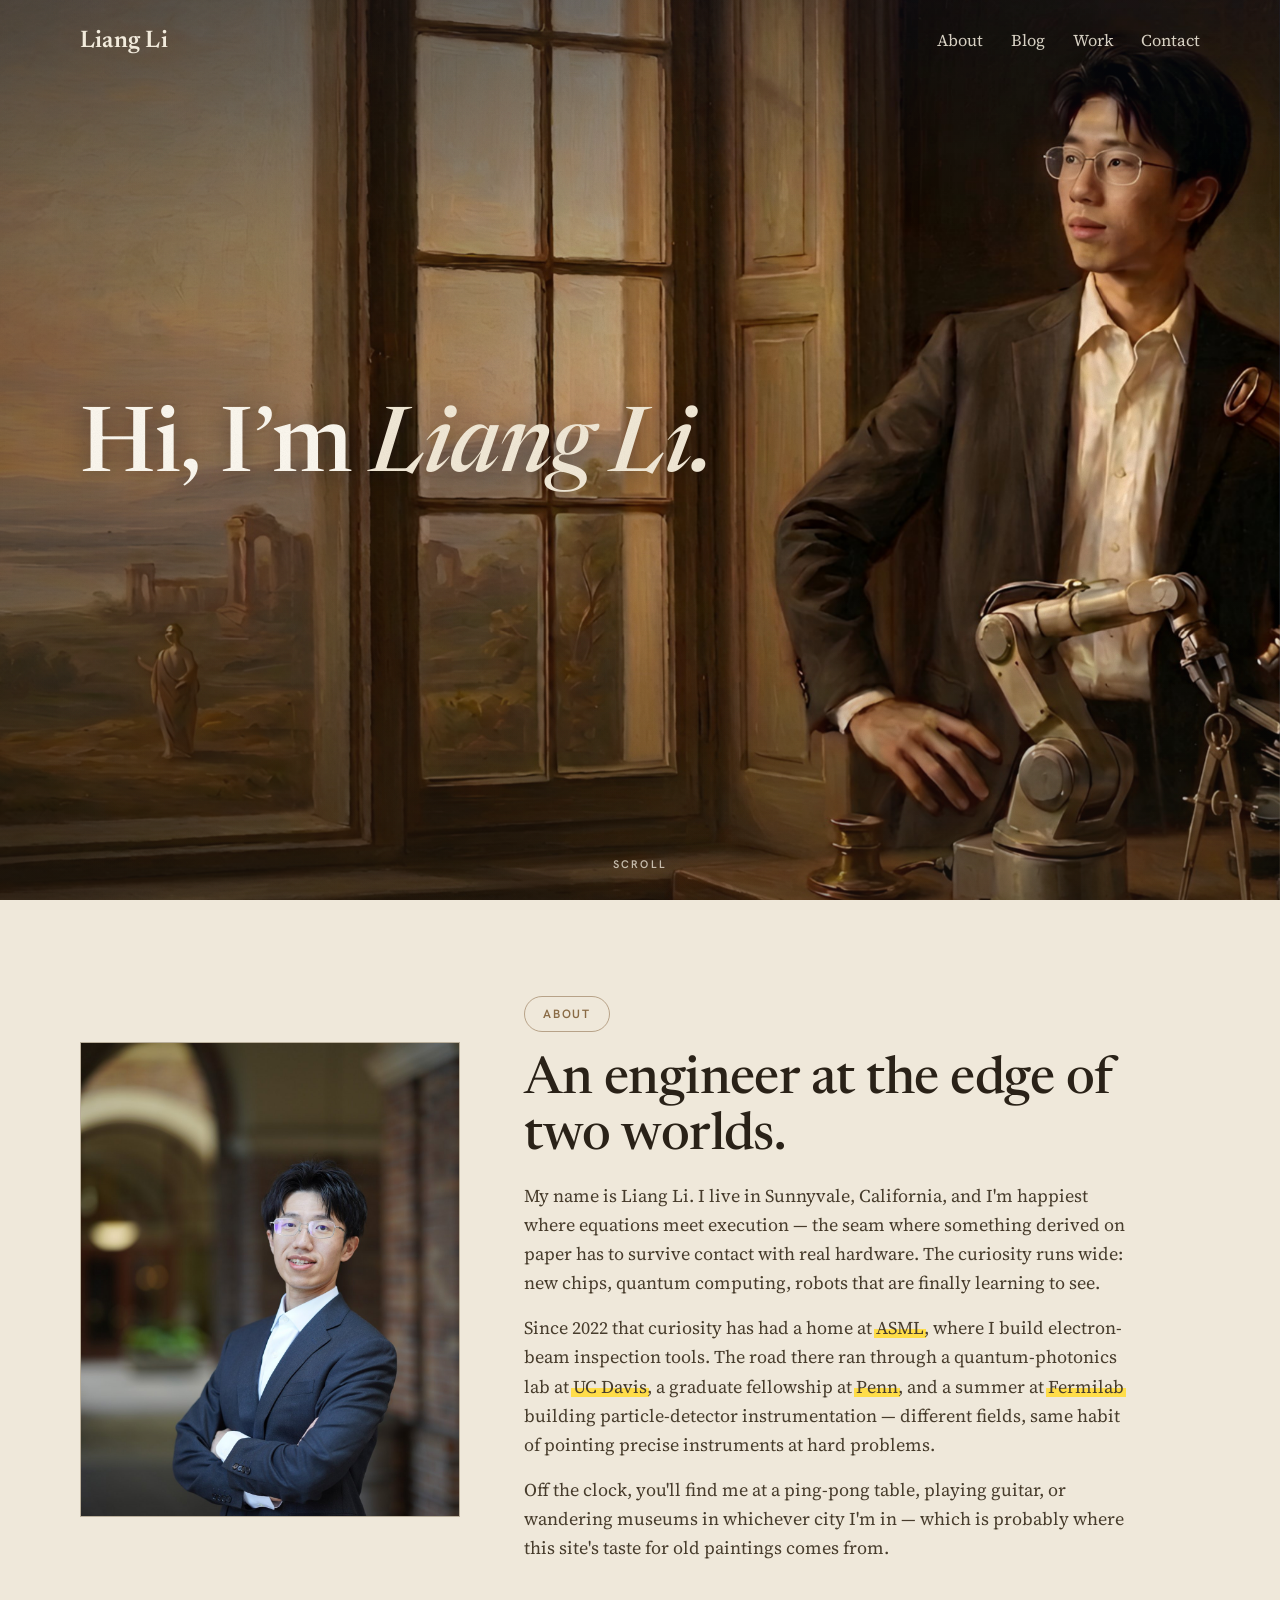
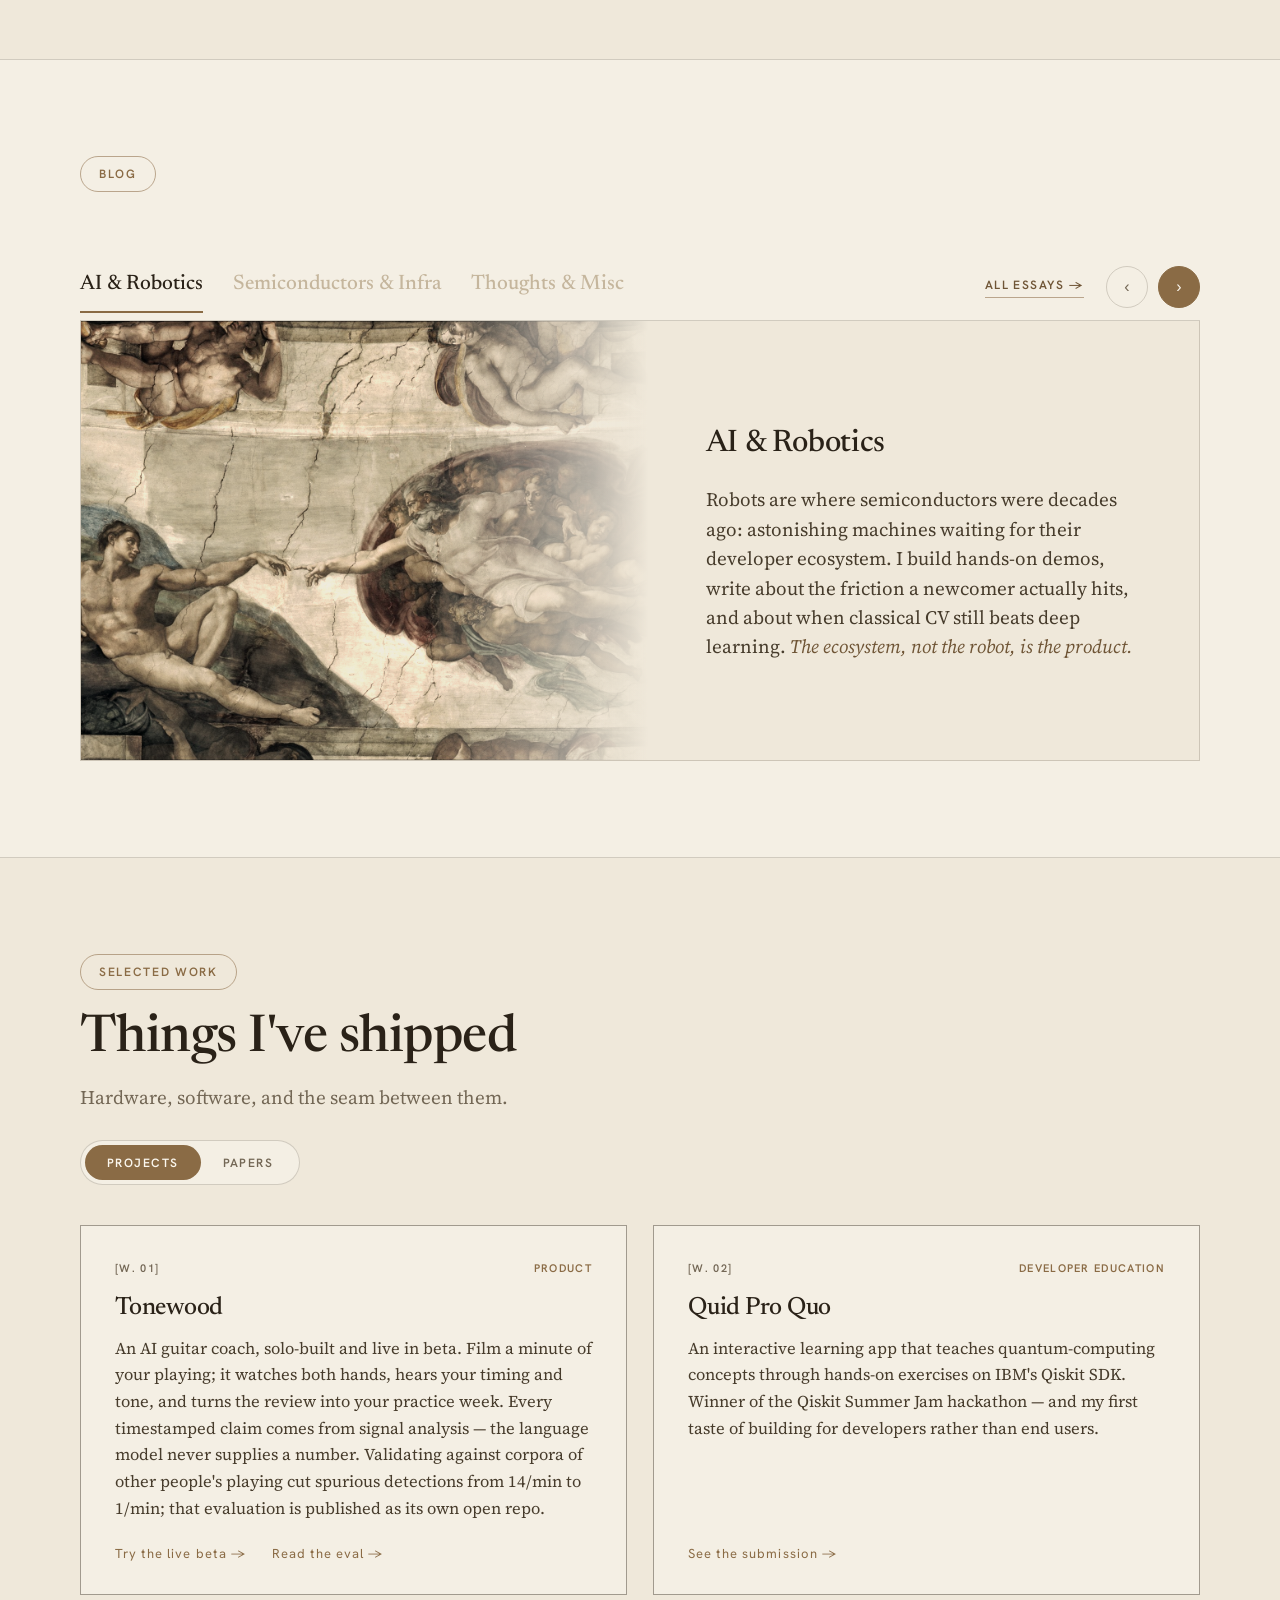
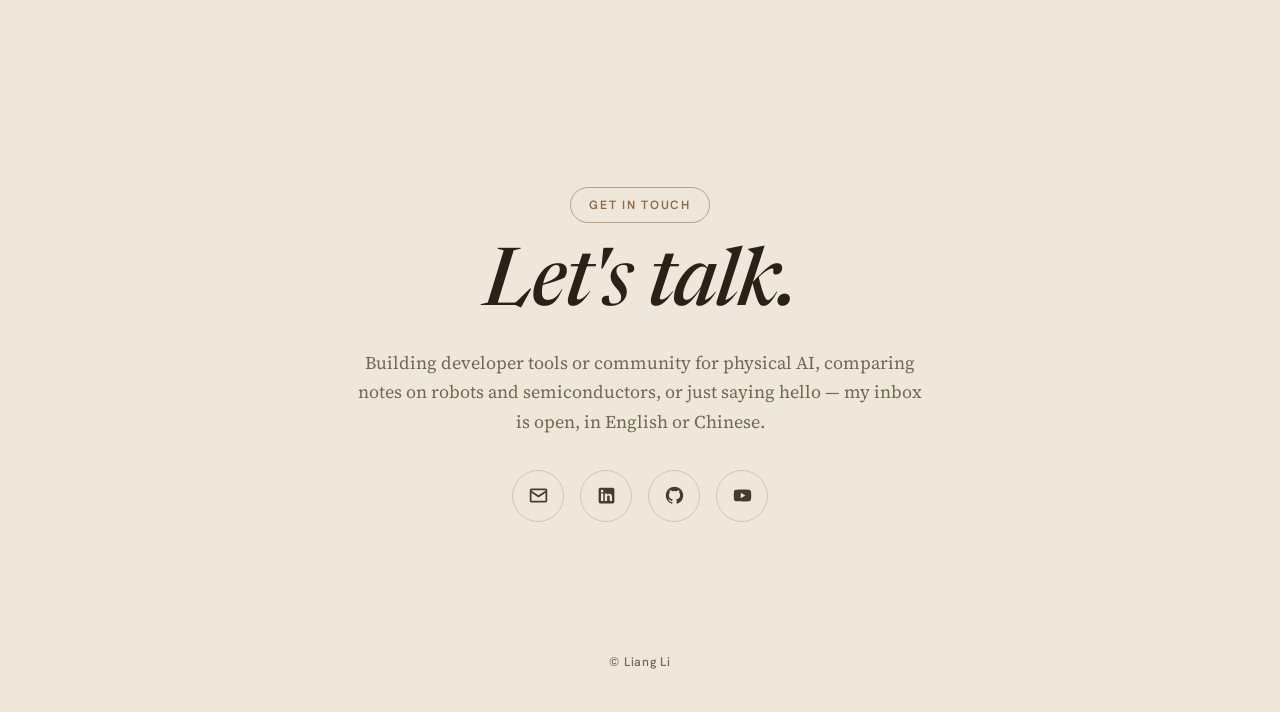
<file: index.html>
<!DOCTYPE html>
<html lang="en">
<head>
<meta charset="UTF-8" />
<meta name="viewport" content="width=device-width, initial-scale=1.0" />
<title>Liang Li — At the edge of hardware and intelligence</title>
<meta name="description" content="Liang Li — engineer from ASML's electron-optics frontier, building and writing at the edge of physical AI. Essays on robotics, computer vision, semiconductors, and AI infrastructure." />
<meta property="og:title" content="Liang Li — At the edge of hardware and intelligence" />
<meta property="og:description" content="Building and writing at the edge of physical AI." />
<meta property="og:type" content="website" />
<meta property="og:url" content="https://liang-li.com" />
<link rel="preconnect" href="https://fonts.googleapis.com">
<link rel="preconnect" href="https://fonts.gstatic.com" crossorigin>
<link href="https://fonts.googleapis.com/css2?family=Newsreader:ital,opsz,wght@0,6..72,400..700;1,6..72,400..600&family=Source+Serif+4:ital,opsz,wght@0,8..60,400..700;1,8..60,400..600&family=Hanken+Grotesk:wght@400;500;600;700&display=swap" rel="stylesheet">
<style>
  :root{
    --cream:#efe8da; --cream2:#f4efe4; --ink:#2a2218; --ink-soft:#473c2c;
    --muted:#736755; --brown:#8a6b45; --brown-deep:#6f5536; --taupe:#c5b69d;
    --line:rgba(52,40,24,.18); --frame:rgba(46,36,22,.42); --hl:#ffdd49;
    --serif:"Newsreader", Georgia, serif;
    --body:"Source Serif 4", Georgia, serif;
    --sans:"Hanken Grotesk", system-ui, sans-serif;
  }
  *{box-sizing:border-box;margin:0;padding:0}
  html{scroll-behavior:smooth}
  body{font-family:var(--body);background:var(--cream);color:var(--ink);line-height:1.62;font-size:17px;-webkit-font-smoothing:antialiased;overflow-x:hidden}
  .wrap{max-width:1180px;margin:0 auto;padding:0 30px}
  a{color:inherit;text-decoration:none}
  img{display:block;max-width:100%}

  /* paper grain */
  body::after{content:"";position:fixed;inset:0;pointer-events:none;z-index:80;opacity:.22;mix-blend-mode:multiply;
    background-image:url("data:image/svg+xml;utf8,<svg xmlns='http://www.w3.org/2000/svg' width='180' height='180'><filter id='n'><feTurbulence type='fractalNoise' baseFrequency='0.9' numOctaves='2' stitchTiles='stitch'/><feColorMatrix type='saturate' values='0'/></filter><rect width='180' height='180' filter='url(%23n)' opacity='0.5'/></svg>")}

  /* ---------- nav: no divider, floats over the page ---------- */
  nav{position:fixed;top:0;left:0;right:0;z-index:40;transition:background .35s ease, box-shadow .35s ease}
  nav .bar{max-width:1180px;margin:0 auto;padding:22px 30px;display:flex;align-items:center;justify-content:space-between}
  .brand{font-family:var(--serif);font-weight:600;font-size:24px;letter-spacing:.01em;color:#f6efe0;transition:color .35s ease}
  .nav-links{display:flex;align-items:center;gap:28px;font-size:16.5px}
  .nav-links a{color:rgba(246,239,224,.88);transition:color .25s} .nav-links a:hover{color:#fff}
  nav.scrolled{background:rgba(239,232,218,.86);backdrop-filter:blur(10px);-webkit-backdrop-filter:blur(10px);box-shadow:0 14px 34px -22px rgba(46,34,18,.4)}
  nav.scrolled .brand{color:var(--ink)} nav.scrolled .brand em{color:var(--brown)}
  nav.scrolled .nav-links a{color:var(--ink-soft)} nav.scrolled .nav-links a:hover{color:var(--ink)}

  /* ---------- hero: full-bleed, parallax ---------- */
  .hero{position:relative;height:100vh;min-height:600px;overflow:hidden;
    display:flex;align-items:center;
    background:linear-gradient(180deg,#2b4a86,#6b86b8 55%,#cdbba0)}
  .hero img.bg{position:absolute;inset:-12% 0;width:100%;height:124%;object-fit:cover;will-change:transform}
  .hero .scrim{position:absolute;inset:0;
    background:linear-gradient(92deg,rgba(20,16,10,.52) 0%,rgba(20,16,10,.28) 38%,transparent 62%),
      linear-gradient(180deg,rgba(15,22,42,.3) 0%,transparent 26%,transparent 66%,rgba(36,30,20,.4) 100%)}
  .hero .h-inner{position:relative;z-index:2;width:100%;max-width:1180px;margin:0 auto;padding:0 30px;text-align:left}
  .hero .h-inner > *{max-width:13.5em}
  .hero h1{font-family:var(--serif);font-weight:500;color:#fbf7ee;line-height:1.03;letter-spacing:-.01em;font-size:clamp(42px,7vw,94px);font-optical-sizing:auto;text-shadow:0 2px 26px rgba(10,15,30,.42)}
  .hero h1.greet .nm{font-style:italic;color:#f1e8d6}
  .hero h1.greet .w{display:inline-block;opacity:0;filter:blur(10px);transform:translateY(16px);animation:inksettle 1.1s cubic-bezier(.2,.7,.2,1) forwards}
  .hero h1.greet .w:nth-child(1){animation-delay:.15s}
  .hero h1.greet .w:nth-child(2){animation-delay:.4s}
  .hero h1.greet .w:nth-child(3){animation-delay:.7s}
  @keyframes inksettle{to{opacity:1;filter:blur(0);transform:none}}
  @media (prefers-reduced-motion:reduce){.hero h1.greet .w{animation:none;opacity:1;filter:none;transform:none}}
  .hero p{margin:24px 0 0;color:#f3ecdd;font-size:clamp(16px,1.8vw,18.5px);text-shadow:0 1px 14px rgba(10,15,30,.5)}
  .scrollcue{position:absolute;bottom:26px;left:50%;transform:translateX(-50%);z-index:2;color:rgba(246,239,224,.75);font-family:var(--sans);font-weight:600;font-size:11px;letter-spacing:.2em}

  section{padding:96px 0}
  .eyebrow{display:inline-block;font-size:12px;font-weight:600;letter-spacing:.14em;text-transform:uppercase;color:var(--brown);border:1px solid rgba(138,107,69,.55);border-radius:30px;padding:8px 18px 7px;margin-bottom:22px;font-family:var(--sans)}
  h2.title{font-family:var(--serif);font-weight:500;font-size:clamp(34px,4.8vw,52px);line-height:1.06;letter-spacing:-.01em;font-optical-sizing:auto}
  .sub{color:var(--muted);font-size:19px;margin-top:14px}

  /* about */
  .about{display:grid;grid-template-columns:.72fr 1.28fr;gap:64px;align-items:center}
  .about .aimg{order:1} .about .acopy{order:2}
  .about .acopy p{font-size:18px;color:var(--ink-soft);margin-top:16px;max-width:34em}
  .about .acopy p em{color:var(--brown-deep)}
  .about .acopy .hlt{background-image:linear-gradient(transparent 58%,var(--hl) 58%,var(--hl) 94%,transparent 94%);padding:0 2px;margin:0 -2px;-webkit-box-decoration-break:clone;box-decoration-break:clone}
  .aimg{position:relative;border:1px solid var(--line);background:#d8cdb8;aspect-ratio:4/5;overflow:hidden}
  .aimg img{width:100%;height:100%;object-fit:cover;transition:transform 1.4s cubic-bezier(.2,.8,.2,1)}
  .aimg:hover img{transform:scale(1.03)}
  

  /* now strip */

  /* blog */
  .blog{background:var(--cream2);border-top:1px solid var(--line);border-bottom:1px solid var(--line)}

  .tabs{display:flex;align-items:center;justify-content:space-between;border-bottom:1px solid var(--line);margin:52px 0 0;text-align:left}
  .tablist{display:flex;gap:30px;flex-wrap:wrap}
  .tab{font-family:var(--serif);font-size:21px;font-weight:500;color:var(--taupe);background:none;border:none;cursor:pointer;padding:0 0 16px;border-bottom:2px solid transparent;margin-bottom:-1px;transition:.2s}
  .tab:hover{color:var(--muted)} .tab.active{color:var(--ink);border-bottom-color:var(--brown)}
  .tright{display:flex;align-items:center;gap:22px;padding-bottom:12px}
  .allessays{font-family:var(--sans);font-weight:600;font-size:12px;letter-spacing:.12em;text-transform:uppercase;color:var(--brown-deep);border-bottom:1px solid rgba(138,107,69,.55);padding-bottom:2px;transition:.25s}
  .allessays:hover{color:var(--ink);border-color:var(--ink)}
  .arrows{display:flex;gap:10px}
  .arr{width:42px;height:42px;border-radius:50%;border:1px solid var(--line);background:none;cursor:pointer;display:grid;place-items:center;color:var(--muted);transition:.2s;font-size:16px}
  .arr.on{background:var(--brown);border-color:var(--brown);color:#fbf7ee} .arr:hover{border-color:var(--brown)}
  .panel{display:grid;grid-template-columns:1.05fr 1fr;border:1px solid var(--line);border-top:none;background:var(--cream);height:440px;text-align:left}
  .art{position:relative}
  .art img{position:absolute;inset:0}
  .art{position:relative;overflow:hidden;background:#d8cdb8}
  .art img{width:100%;height:100%;object-fit:cover;filter:sepia(.42) saturate(.78) contrast(1.04) brightness(1.02);transition:transform 1.4s cubic-bezier(.2,.8,.2,1)}
  .panel:hover .art img{transform:scale(1.03)}
  .art::before{content:"";position:absolute;inset:0;background:rgba(120,92,52,.12);mix-blend-mode:multiply;z-index:1;pointer-events:none}
  .art::after{content:"";position:absolute;inset:0;background:linear-gradient(90deg,transparent 60%,var(--cream) 99%);z-index:2;pointer-events:none}
  .pcopy{padding:48px 52px;align-self:center}
  .pcopy h3{font-family:var(--serif);font-size:31px;font-weight:500;letter-spacing:-.012em;margin-bottom:16px}
  .pcopy .lead{font-size:19px;color:var(--ink-soft);line-height:1.55;max-width:30em}
  .pcopy .lead em{color:var(--brown-deep)}



  /* work */
  .work .wgrid{display:grid;grid-template-columns:1fr 1fr;gap:26px;margin-top:40px}
  .wcard.off{display:none}
  .wcard{border:1px solid var(--frame);background:var(--cream2);padding:34px 34px 30px;transition:.28s;display:flex;flex-direction:column}
  .wcard:hover{transform:translateY(-3px);box-shadow:0 26px 56px -30px rgba(46,34,18,.5)}
  .wcard .wno{font-family:var(--sans);font-weight:600;font-size:11px;letter-spacing:.12em;color:var(--muted);margin-bottom:16px;display:flex;justify-content:space-between}
  .wcard .wno .tag{color:var(--brown)}
  .wcard h3{font-family:var(--serif);font-size:25px;font-weight:500;letter-spacing:-.01em;line-height:1.18}
  .wcard p{font-size:16.5px;color:var(--ink-soft);margin-top:12px;flex:1}
  .wcard p em{color:var(--brown-deep)}
  .wcard .wlink{margin-top:20px;font-family:var(--sans);font-size:13px;letter-spacing:.08em;color:var(--brown)}
  .wcard .wlinks{margin-top:20px;display:flex;gap:26px;flex-wrap:wrap}
  .wcard .wlinks .wlink{margin-top:0}
  .wcard .wlink:hover,.wcard:hover .wlink{color:var(--ink)}

  /* work toggle + papers list */
  .wbar{display:flex;align-items:center;justify-content:space-between;margin-top:28px;flex-wrap:wrap;gap:16px}
  .wswitch{display:inline-flex;gap:0;border:1px solid var(--line);border-radius:30px;padding:4px;background:var(--cream2)}
  .wtab{font-family:var(--sans);font-weight:600;font-size:12px;letter-spacing:.12em;text-transform:uppercase;color:var(--muted);background:none;border:none;border-radius:30px;padding:10px 22px 9px;cursor:pointer;transition:.25s}
  .wtab.active{background:var(--brown);color:#fbf7ee}
  .plist{margin-top:42px;border-top:1px solid var(--line)}
  .paper{display:grid;grid-template-columns:auto 1fr auto;gap:26px;align-items:baseline;padding:26px 6px;border-bottom:1px solid var(--line);transition:.2s}
  .paper:hover{background:var(--cream)}
  .paper .pno{font-family:var(--sans);font-weight:600;font-size:12px;letter-spacing:.1em;color:var(--brown)}
  .paper .pt{font-family:"Newsreader",Georgia,serif;font-style:italic;font-size:22px;line-height:1.28}
  .paper .pmeta{font-family:var(--sans);font-weight:500;font-size:12px;color:var(--muted);white-space:nowrap}

  /* contact (single closing section) */
  .contact{text-align:center}
  .contact h2{font-family:var(--serif);font-weight:500;font-size:clamp(40px,6.6vw,80px);line-height:1.04;letter-spacing:-.015em;font-style:italic}
  .contact p{margin:20px auto 34px;max-width:32em;color:var(--muted);font-size:18px}
  .icons{display:flex;gap:16px;justify-content:center;flex-wrap:wrap}
  .icons a{width:52px;height:52px;border:1px solid var(--line);border-radius:50%;display:grid;place-items:center;color:var(--ink-soft);transition:.25s}
  .icons a:hover{background:var(--brown);border-color:var(--brown);color:#fbf7ee;transform:translateY(-2px)}
  .icons svg{width:21px;height:21px;fill:currentColor}

  footer{padding:34px 0 40px;text-align:center;color:var(--muted);font-family:var(--sans);font-weight:500;font-size:12.5px;letter-spacing:.06em}

  .reveal{opacity:0;transform:translateY(20px);transition:.8s cubic-bezier(.2,.8,.2,1)}
  .reveal.in{opacity:1;transform:none}

  @media(max-width:880px){
    body{font-size:16.5px}
    .nav-links{gap:14px;font-size:15px}.nav-links a:nth-child(3){display:none}
    .hero{height:88vh}
    .hp{width:98px;height:124px}
    .about{grid-template-columns:1fr;gap:32px}.aimg{max-width:380px}.about .aimg{order:2}.about .acopy{order:1}
    .panel{grid-template-columns:1fr}.art{height:280px}.art::after{background:linear-gradient(180deg,transparent 72%,var(--cream) 99%)}
    .pcopy{padding:34px 28px}
    .wgrid{grid-template-columns:1fr}
    .paper{grid-template-columns:auto 1fr;gap:14px}.paper .pmeta{grid-column:2}
    .tablist{gap:20px}.tab{font-size:19px}
    .tright{gap:14px}
  }
  @media(prefers-reduced-motion:reduce){*{animation:none!important;transition:none!important;scroll-behavior:auto}.reveal{opacity:1;transform:none}.ttl{transition:none}.hero img.bg{transform:none!important}}
  a:focus-visible,button:focus-visible{outline:2px solid var(--brown);outline-offset:3px}
</style>
</head>
<body>

<nav id="nav">
  <div class="bar">
    <a href="#" class="brand">Liang Li</a>
    <div class="nav-links">
      <a href="#about">About</a>
      <a href="writing.html">Blog</a>
      <a href="#work">Work</a>
      <a href="#contact">Contact</a>
    </div>
  </div>
</nav>

<header class="hero" id="hero">
  <img class="bg" id="herobg" alt="Liang Li — classical oil painting"
    src="assets/img/hero-painting.jpg" />
  <div class="scrim"></div>
  <div class="h-inner">
    <h1 class="greet"><span class="w">Hi,</span> <span class="w">I&rsquo;m</span> <span class="w nm">Liang&nbsp;Li.</span></h1>
  </div>
  <span class="scrollcue">SCROLL</span>
</header>

<section id="about">
  <div class="wrap">
    <div class="about">
      <div class="acopy reveal">
        <span class="eyebrow">About</span>
        <h2 class="title">An engineer at the edge of two worlds.</h2>
        <p>My name is Liang Li. I live in Sunnyvale, California, and I'm happiest where equations meet execution — the seam where something derived on paper has to survive contact with real hardware. The curiosity runs wide: new chips, quantum computing, robots that are finally learning to see.</p>
        <p>Since 2022 that curiosity has had a home at <span class="hlt">ASML</span>, where I build electron-beam inspection tools. The road there ran through a quantum-photonics lab at <span class="hlt">UC&nbsp;Davis</span>, a graduate fellowship at <span class="hlt">Penn</span>, and a summer at <span class="hlt">Fermilab</span> building particle-detector instrumentation — different fields, same habit of pointing precise instruments at hard problems.</p>
        <p>Off the clock, you'll find me at a ping-pong table, playing guitar, or wandering museums in whichever city I'm in — which is probably where this site's taste for old paintings comes from.</p>
      </div>
      <figure class="aimg reveal">
        <img id="aboutimg" alt="Liang Li"
          src="assets/img/portrait-about.jpg" />
      </figure>
    </div>
  </div>
</section>

<section class="blog" id="blog">
  <div class="wrap">
    <span class="eyebrow reveal">Blog</span>
    <div class="tabs reveal">
      <div class="tablist" role="tablist">
        <button class="tab active" data-i="0">AI &amp; Robotics</button>
        <button class="tab" data-i="1">Semiconductors &amp; Infra</button>
        <button class="tab" data-i="2">Thoughts &amp; Misc</button>
      </div>
      <div class="tright">
        <a class="allessays" href="writing.html">All essays &rarr;</a>
        <div class="arrows">
          <button class="arr" id="prev" aria-label="Previous">‹</button>
          <button class="arr on" id="next" aria-label="Next">›</button>
        </div>
      </div>
    </div>
    <div class="panel reveal">
      <div class="art"><img id="art" alt="" /></div>
      <div class="pcopy">
        <h3 id="ph-title"></h3>
        <p class="lead" id="lead"></p>
      </div>
    </div>

  </div>
</section>

<section class="work" id="work">
  <div class="wrap">
    <div class="reveal">
      <span class="eyebrow">Selected Work</span>
      <h2 class="title">Things I've shipped</h2>
      <p class="sub">Hardware, software, and the seam between them.</p>
      <div class="wbar">
        <div class="wswitch" role="tablist">
          <button class="wtab active" data-w="projects">Projects</button>
          <button class="wtab" data-w="papers">Papers</button>
        </div>
        <div class="arrows" id="warrows">
          <button class="arr" id="wprev" aria-label="Previous projects">‹</button>
          <button class="arr on" id="wnext" aria-label="Next projects">›</button>
        </div>
      </div>
    </div>
    <div class="wgrid" id="wprojects">
      <div class="wcard reveal">
        <div class="wno"><span>[W. 01]</span><span class="tag">PRODUCT</span></div>
        <h3>Tonewood</h3>
        <p>An AI guitar coach, solo-built and live in beta. Film a minute of your playing; it watches both hands, hears your timing and tone, and turns the review into your practice week. Every timestamped claim comes from signal analysis — the language model never supplies a number. Validating against corpora of other people's playing cut spurious detections from 14/min to 1/min; that evaluation is published as its own open repo.</p>
        <div class="wlinks">
          <a class="wlink" href="https://tonewood.vercel.app" target="_blank" rel="noopener">Try the live beta &rarr;</a>
          <a class="wlink" href="https://github.com/liangli16/guitarset-strum-eval" target="_blank" rel="noopener">Read the eval &rarr;</a>
        </div>
      </div>
      <div class="wcard reveal">
        <div class="wno"><span>[W. 02]</span><span class="tag">DEVELOPER EDUCATION</span></div>
        <h3>Quid Pro Quo</h3>
        <p>An interactive learning app that teaches quantum-computing concepts through hands-on exercises on IBM's Qiskit SDK. Winner of the Qiskit Summer Jam hackathon — and my first taste of building for developers rather than end users.</p>
        <a class="wlink" href="https://www.hackerearth.com/challenges/hackathon/qiskit-community-summer-jam-california/dashboard/c446276/submission/quid-pro-quo/" target="_blank" rel="noopener">See the submission &rarr;</a>
      </div>
    </div>
    <div class="plist" id="wpapers">
      <a class="paper" href="https://arxiv.org/abs/2401.10509" target="_blank" rel="noopener">
        <span class="pno">[P. 01]</span>
        <span class="pt">ICECAP: a 3-in-1 integrated cryogenic system for emission, collection and photon-detection from near infrared quantum nanophotonic devices</span>
        <span class="pmeta">Coauthor · arXiv · 2024</span>
      </a>
      <a class="paper" href="https://arxiv.org/abs/2012.02350" target="_blank" rel="noopener">
        <span class="pno">[P. 02]</span>
        <span class="pt">Quantum photonics in triangular-cross-section nanodevices in silicon carbide</span>
        <span class="pmeta">Coauthor · arXiv · 2021</span>
      </a>
    </div>
  </div>
</section>

<section class="contact" id="contact">
  <div class="wrap reveal">
    <span class="eyebrow">Get in touch</span>
    <h2>Let's talk.</h2>
    <p>Building developer tools or community for physical AI, comparing notes on robots and semiconductors, or just saying hello — my inbox is open, in English or Chinese.</p>
    <div class="icons">
      <a href="mailto:liangli.careers@gmail.com" aria-label="Email">
        <svg viewBox="0 0 24 24"><path d="M20 4H4a2 2 0 0 0-2 2v12a2 2 0 0 0 2 2h16a2 2 0 0 0 2-2V6a2 2 0 0 0-2-2zm0 2v.51l-8 5.33L4 6.51V6h16zM4 18V8.92l7.45 4.97a1 1 0 0 0 1.1 0L20 8.92V18H4z"/></svg>
      </a>
      <a href="https://linkedin.com/in/liangli98" target="_blank" rel="noopener" aria-label="LinkedIn">
        <svg viewBox="0 0 24 24"><path d="M19 3a2 2 0 0 1 2 2v14a2 2 0 0 1-2 2H5a2 2 0 0 1-2-2V5a2 2 0 0 1 2-2h14zM8.34 18.34V9.75H5.67v8.59h2.67zM7 8.58a1.55 1.55 0 1 0 0-3.1 1.55 1.55 0 0 0 0 3.1zm11.34 9.76v-4.71c0-2.52-1.34-3.69-3.13-3.69-1.45 0-2.1.8-2.46 1.36V9.75h-2.67c.04.75 0 8.59 0 8.59h2.67v-4.8c0-.26.02-.51.1-.7.19-.48.63-.98 1.37-.98.96 0 1.45.74 1.45 1.83v4.65h2.67z"/></svg>
      </a>
      <a href="https://github.com/liangli16" target="_blank" rel="noopener" aria-label="GitHub">
        <svg viewBox="0 0 24 24"><path d="M12 2a10 10 0 0 0-3.16 19.49c.5.09.68-.22.68-.48v-1.7c-2.78.6-3.37-1.34-3.37-1.34-.45-1.16-1.11-1.47-1.11-1.47-.91-.62.07-.6.07-.6 1 .07 1.53 1.03 1.53 1.03.9 1.53 2.34 1.09 2.91.83.09-.65.35-1.09.63-1.34-2.22-.25-4.56-1.11-4.56-4.94 0-1.09.39-1.99 1.03-2.69-.1-.25-.45-1.27.1-2.64 0 0 .84-.27 2.75 1.02a9.56 9.56 0 0 1 5 0c1.91-1.29 2.75-1.02 2.75-1.02.55 1.37.2 2.39.1 2.64.64.7 1.03 1.6 1.03 2.69 0 3.84-2.34 4.68-4.57 4.93.36.31.68.92.68 1.85v2.75c0 .27.18.58.69.48A10 10 0 0 0 12 2z"/></svg>
      </a>
      <a href="https://www.youtube.com/@MikeLee_98" target="_blank" rel="noopener" aria-label="YouTube">
        <svg viewBox="0 0 24 24"><path d="M21.58 7.19a2.5 2.5 0 0 0-1.76-1.77C18.25 5 12 5 12 5s-6.25 0-7.82.42A2.5 2.5 0 0 0 2.42 7.2 26 26 0 0 0 2 12a26 26 0 0 0 .42 4.81 2.5 2.5 0 0 0 1.76 1.77C5.75 19 12 19 12 19s6.25 0 7.82-.42a2.5 2.5 0 0 0 1.76-1.77A26 26 0 0 0 22 12a26 26 0 0 0-.42-4.81zM10 15.13V8.87L15.25 12 10 15.13z"/></svg>
      </a>
    </div>
  </div>
</section>

<footer>© Liang Li</footer>

<script>
  const F='https://commons.wikimedia.org/wiki/Special:FilePath/';
  const ORRERY=F+'Wright_of_Derby,_The_Orrery.jpg?width=1000';
  const ART={
    athens:'assets/img/athens.jpg',
    adam:'assets/img/adam.jpg',
    wanderer:'assets/img/wanderer.jpg'
  };
  const TOPICS=[
    {title:'AI & Robotics', art:ART.adam,
     lead:'Robots are where semiconductors were decades ago: astonishing machines waiting for their developer ecosystem. I build hands-on demos, write about the friction a newcomer actually hits, and about when classical CV still beats deep learning. <em>The ecosystem, not the robot, is the product.</em>'},
    {title:'Semiconductors & Infra', art:ART.athens,
     lead:'The chips, the optics, the networks that quietly decide who wins. I trace value through the stack — HBM, optical interconnect, custom silicon — the same way I once traced electrons down a lens column. <em>Ignore the demo; follow the yield curve.</em>'},
    {title:'Thoughts & Misc', art:ART.wanderer,
     lead:'Books, essays, and the occasional detour with nothing technical about it. What I read, what I unlearn, and the judgment calls that never show up in a spec sheet. <em>The best ideas rarely stay in their lane.</em>'}
  ];

  /* ---------- topic panel ---------- */
  let cur=0;
  const tabs=[...document.querySelectorAll('.tab')];
  function renderTopic(i){
    cur=(i+TOPICS.length)%TOPICS.length;const d=TOPICS[cur];
    tabs.forEach((t,k)=>t.classList.toggle('active',k===cur));
    const a=document.getElementById('art');a.src=d.art;a.alt=d.title;
    document.getElementById('ph-title').textContent=d.title;
    document.getElementById('lead').innerHTML=d.lead;
  }
  tabs.forEach(t=>t.addEventListener('click',()=>renderTopic(+t.dataset.i)));
  document.getElementById('prev').addEventListener('click',()=>renderTopic(cur-1));
  document.getElementById('next').addEventListener('click',()=>renderTopic(cur+1));
  renderTopic(0);

  /* ---------- work: projects/papers toggle + project pager ---------- */
  const wtabs=[...document.querySelectorAll('.wtab')];
  const wproj=document.getElementById('wprojects');
  const wpap=document.getElementById('wpapers');
  const warrows=document.getElementById('warrows');
  const wcards=[...wproj.querySelectorAll('.wcard')];
  const PER=2; let wpage=0;
  const pages=Math.ceil(wcards.length/PER);
  if(pages<=1){warrows.style.display='none';}
  function renderProjects(){
    wcards.forEach((c,i)=>c.classList.toggle('off', Math.floor(i/PER)!==wpage));
    document.getElementById('wprev').classList.toggle('on', wpage>0);
    document.getElementById('wnext').classList.toggle('on', wpage<pages-1);
  }
  document.getElementById('wprev').addEventListener('click',()=>{wpage=(wpage-1+pages)%pages;renderProjects();});
  document.getElementById('wnext').addEventListener('click',()=>{wpage=(wpage+1)%pages;renderProjects();});
  function setWork(which){
    wtabs.forEach(x=>x.classList.toggle('active',x.dataset.w===which));
    wproj.style.display = which==='projects' ? 'grid' : 'none';
    wpap.style.display  = which==='papers'   ? 'block' : 'none';
    warrows.style.display = (which==='projects' && pages>1) ? 'flex' : 'none';
  }
  wtabs.forEach(t=>t.addEventListener('click',()=>setWork(t.dataset.w)));
  function equalizeCards(){
    wcards.forEach(c=>{c.classList.remove('off');c.style.minHeight='';});
    const h=Math.max(...wcards.map(c=>c.offsetHeight));
    wcards.forEach(c=>c.style.minHeight=h+'px');
    renderProjects();
  }
  setWork('projects'); equalizeCards();
  window.addEventListener('load',equalizeCards);
  window.addEventListener('resize',()=>{clearTimeout(window.__weq);window.__weq=setTimeout(equalizeCards,180);});


  /* ---------- image fallbacks until assets exist ---------- */
  const COLE=F+'Cole_Thomas_The_Course_of_Empire_The_Arcadian_or_Pastoral_State_1836.jpg?width=2400';
  const hb=document.getElementById('herobg');
  hb.addEventListener('error',()=>{hb.src=COLE;hb.alt='Thomas Cole, The Arcadian or Pastoral State (1834)';},{once:true});
  const ai=document.getElementById('aboutimg');
  ai.addEventListener('error',()=>{
    ai.src=ORRERY;
    ai.alt='Joseph Wright of Derby, A Philosopher Lecturing on the Orrery';
  },{once:true});

  /* ---------- nav + hero parallax ---------- */
  const nav=document.getElementById('nav');
  const hero=document.getElementById('hero');
  const herobg=document.getElementById('herobg');
  const reduceMotion=window.matchMedia('(prefers-reduced-motion: reduce)').matches;
  let ticking=false;
  function onScroll(){
    if(ticking) return; ticking=true;
    requestAnimationFrame(()=>{
      const y=window.scrollY;
      nav.classList.toggle('scrolled', y > hero.offsetHeight - 90);
      if(!reduceMotion && y < hero.offsetHeight){
        herobg.style.transform=`translateY(${y*0.32}px)`;
      }
      ticking=false;
    });
  }
  window.addEventListener('scroll',onScroll,{passive:true});
  onScroll();

  const io=new IntersectionObserver(es=>es.forEach(e=>{if(e.isIntersecting){e.target.classList.add('in');io.unobserve(e.target)}}),{threshold:.1});
  document.querySelectorAll('.reveal').forEach((el,i)=>{el.style.transitionDelay=(i%3*0.07)+'s';io.observe(el)});
</script>
</body>
</html>
</file>
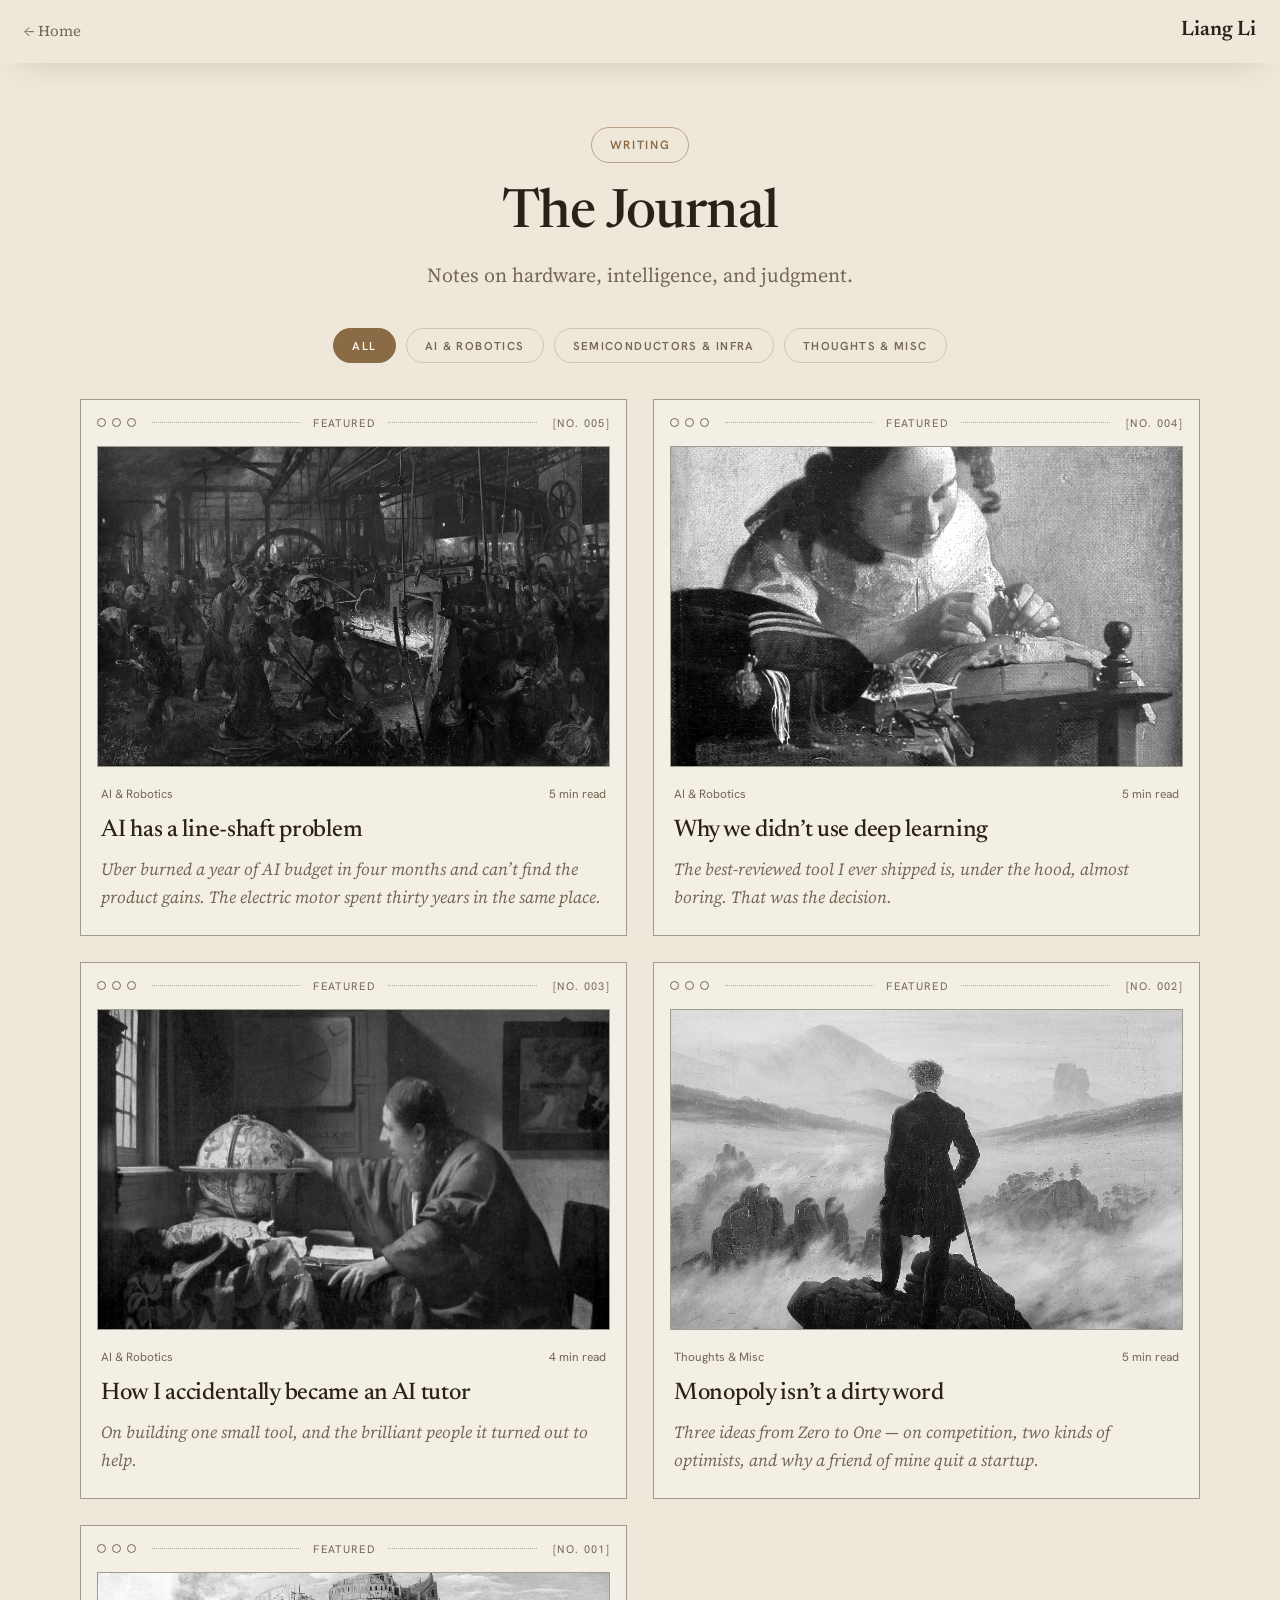
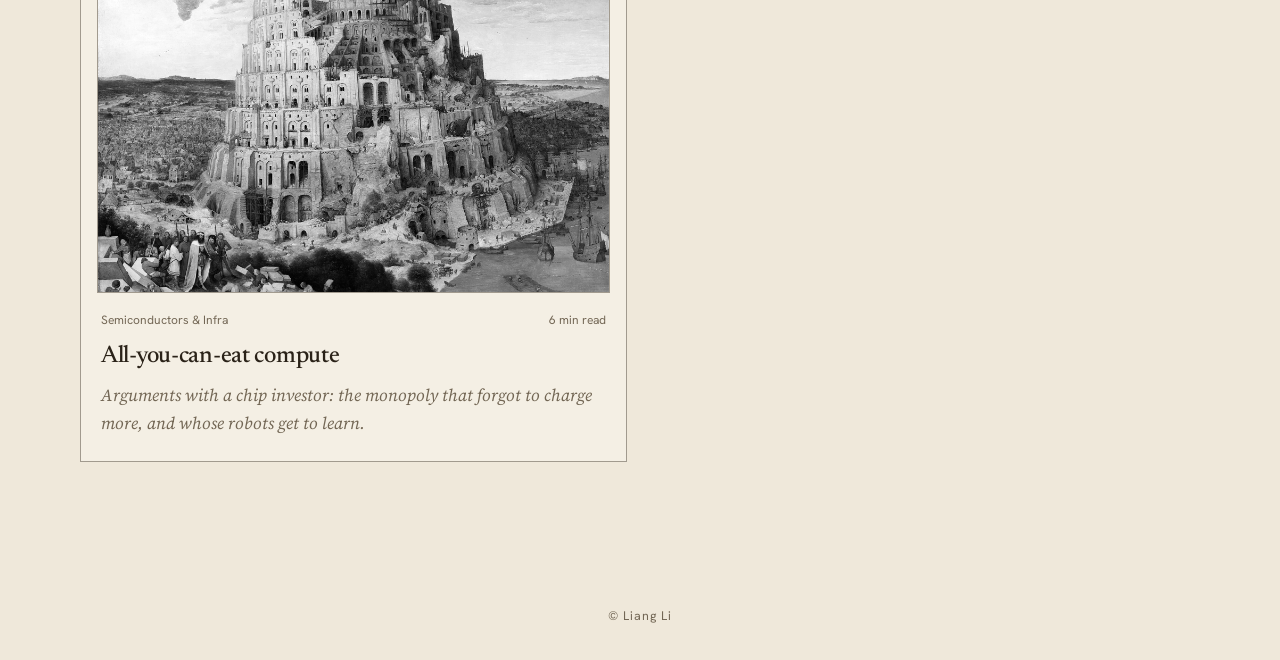
<file: writing.html>
<!DOCTYPE html>
<html lang="en">
<head>
<meta charset="UTF-8" />
<meta name="viewport" content="width=device-width, initial-scale=1.0" />
<title>The Journal — Liang Li</title>
<meta name="description" content="Essays by Liang Li on physical AI, computer vision, semiconductors, and judgment." />
<link rel="preconnect" href="https://fonts.googleapis.com">
<link rel="preconnect" href="https://fonts.gstatic.com" crossorigin>
<link href="https://fonts.googleapis.com/css2?family=Newsreader:ital,opsz,wght@0,6..72,400..700;1,6..72,400..600&family=Source+Serif+4:ital,opsz,wght@0,8..60,400..700;1,8..60,400..600&family=Hanken+Grotesk:wght@400;500;600;700&display=swap" rel="stylesheet">
<style>
  :root{--cream:#efe8da;--cream2:#f4efe4;--ink:#2a2218;--ink-soft:#473c2c;--muted:#736755;--brown:#8a6b45;--brown-deep:#6f5536;--taupe:#c5b69d;
    --line:rgba(52,40,24,.18);--frame:rgba(46,36,22,.42);--hl:#ffdd49;
    --serif:"Newsreader",Georgia,serif;--body:"Source Serif 4",Georgia,serif;--sans:"Hanken Grotesk",system-ui,sans-serif}
  *{box-sizing:border-box;margin:0;padding:0}
  body{font-family:var(--body);background:var(--cream);color:var(--ink);line-height:1.65;-webkit-font-smoothing:antialiased}
  a{color:inherit;text-decoration:none} img{display:block;max-width:100%}
  .abar{position:sticky;top:0;z-index:20;background:rgba(239,232,218,.9);backdrop-filter:blur(8px);box-shadow:0 14px 34px -24px rgba(46,34,18,.4);padding:14px 24px;display:flex;align-items:center;justify-content:space-between}
  .abar .brand{font-family:var(--serif);font-weight:600;font-size:21px}
  .back{font-size:15px;color:var(--muted)} .back:hover{color:var(--ink)}

  .jwrap{max-width:1180px;margin:0 auto;padding:64px 30px 40px}
  .jhead{text-align:center;max-width:680px;margin:0 auto 30px}
  .eyebrow{display:inline-block;font-family:var(--sans);font-weight:600;font-size:12px;letter-spacing:.14em;text-transform:uppercase;color:var(--brown);border:1px solid rgba(138,107,69,.55);border-radius:30px;padding:8px 18px 7px;margin-bottom:22px}
  h1.title{font-family:var(--serif);font-weight:500;font-size:clamp(34px,5vw,54px);line-height:1.1;letter-spacing:-.015em}
  .sub{color:var(--muted);font-size:20px;margin-top:14px}

  .chips{display:flex;gap:10px;justify-content:center;flex-wrap:wrap;margin:36px 0 10px}
  .chip{font-family:var(--sans);font-weight:600;font-size:11.5px;letter-spacing:.12em;text-transform:uppercase;color:var(--muted);border:1px solid var(--line);border-radius:30px;padding:9px 18px;background:none;cursor:pointer;transition:.2s}
  .chip:hover{border-color:var(--brown);color:var(--brown)}
  .chip.on{background:var(--brown);border-color:var(--brown);color:#fbf7ee}

  .grid{display:grid;grid-template-columns:1fr 1fr;gap:26px;margin-top:36px}
  .entry{display:block;border:1px solid var(--frame);background:var(--cream2);padding:14px 16px 24px;color:var(--ink);transition:.28s}
  .entry:hover{transform:translateY(-3px);box-shadow:0 26px 56px -30px rgba(46,34,18,.5)}
  .entry.hide{display:none}
  .winbar{display:grid;grid-template-columns:auto 1fr auto;align-items:center;gap:16px;font-family:var(--sans);font-size:11px;letter-spacing:.12em;color:var(--muted);margin-bottom:14px}
  .dots{display:flex;gap:6px} .dots i{width:9px;height:9px;border-radius:50%;border:1px solid var(--muted)}
  .feat{display:flex;align-items:center;gap:12px;justify-content:center}
  .feat::before,.feat::after{content:"";flex:1;border-top:1px dotted currentColor;opacity:.5}
  .no{justify-self:end}
  .thumb{border:1px solid var(--frame);overflow:hidden;aspect-ratio:16/10}
  .thumb img{width:100%;height:100%;object-fit:cover;filter:grayscale(1) contrast(1.07) brightness(1.03);transition:filter .45s ease}
  .entry:hover .thumb img{filter:saturate(1.05) contrast(1.03)}
  .ebody{padding:18px 4px 0}
  .emeta{display:flex;justify-content:space-between;flex-wrap:wrap;gap:6px;font-family:var(--sans);font-size:12px;color:var(--muted);margin-bottom:12px}
  .entry h3{font-family:var(--serif);font-weight:500;line-height:1.18;letter-spacing:-.012em;font-size:24px}
  .ttl{background-image:linear-gradient(transparent 8%,var(--hl) 8%,var(--hl) 90%,transparent 90%);
    background-size:0% 100%;background-repeat:no-repeat;
    -webkit-box-decoration-break:clone;box-decoration-break:clone;
    transition:background-size .4s cubic-bezier(.2,.8,.2,1);padding:0 3px;margin:0 -3px}
  .entry:hover .ttl{background-size:100% 100%}
  .dek{font-style:italic;color:var(--muted);font-size:17px;margin-top:10px}

  .empty{display:none;text-align:center;color:var(--muted);font-style:italic;font-size:19px;padding:60px 0 20px}
  .empty.show{display:block}

  footer{margin-top:70px;padding:34px 24px;text-align:center;color:var(--muted);font-size:12.5px;font-family:var(--sans);letter-spacing:.08em}
  @media(max-width:820px){.grid{grid-template-columns:1fr}}
  a:focus-visible,button:focus-visible{outline:2px solid var(--brown);outline-offset:3px}
  @media(prefers-reduced-motion:reduce){*{transition:none!important}.ttl{transition:none}}
</style>
</head>
<body>
  <div class="abar">
    <a class="back" href="index.html">&larr; Home</a>
    <a class="brand" href="index.html">Liang Li</a>
  </div>

  <div class="jwrap">
    <div class="jhead">
      <span class="eyebrow">Writing</span>
      <h1 class="title">The Journal</h1>
      <p class="sub">Notes on hardware, intelligence, and judgment.</p>
    </div>

    <div class="chips" role="tablist" aria-label="Filter by category">
      <button class="chip on" data-cat="all">All</button>
      <button class="chip" data-cat="ai-robotics">AI &amp; Robotics</button>
      <button class="chip" data-cat="semis-infra">Semiconductors &amp; Infra</button>
      <button class="chip" data-cat="thoughts-misc">Thoughts &amp; Misc</button>
    </div>

    <div class="grid" id="grid"></div>

    <p class="empty" id="empty">Nothing here yet — the first one is on its way.</p>
  </div>

  <footer>&copy; Liang Li</footer>

<script src="assets/js/posts.js"></script>
<script>
  const grid=document.getElementById('grid');
  const esc=t=>t.replace(/&/g,'&amp;').replace(/</g,'&lt;');
  grid.innerHTML=POSTS.map(p=>`
    <a class="entry" data-cat="${p.cat}" href="${p.href}">
      <div class="winbar"><span class="dots"><i></i><i></i><i></i></span><span class="feat"><span>FEATURED</span></span><span class="no">[NO. ${p.no}]</span></div>
      <div class="thumb"><img alt="${esc(p.imgAlt)}" src="${p.img}"></div>
      <div class="ebody">
        <div class="emeta"><span>${esc(p.catLabel)}</span><span>${esc(p.read)}</span></div>
        <h3><span class="ttl">${esc(p.title)}</span></h3>
        <p class="dek">${esc(p.dek)}</p>
      </div>
    </a>`).join('');
  const chips=[...document.querySelectorAll('.chip')];
  const entries=[...document.querySelectorAll('.entry')];
  const empty=document.getElementById('empty');
  chips.forEach(c=>c.addEventListener('click',()=>{
    chips.forEach(x=>x.classList.toggle('on',x===c));
    const cat=c.dataset.cat;let shown=0;
    entries.forEach(e=>{
      const show=cat==='all'||e.dataset.cat===cat;
      e.classList.toggle('hide',!show);if(show)shown++;
    });
    empty.classList.toggle('show',shown===0);
  }));
</script>
</body>
</html>
</file>
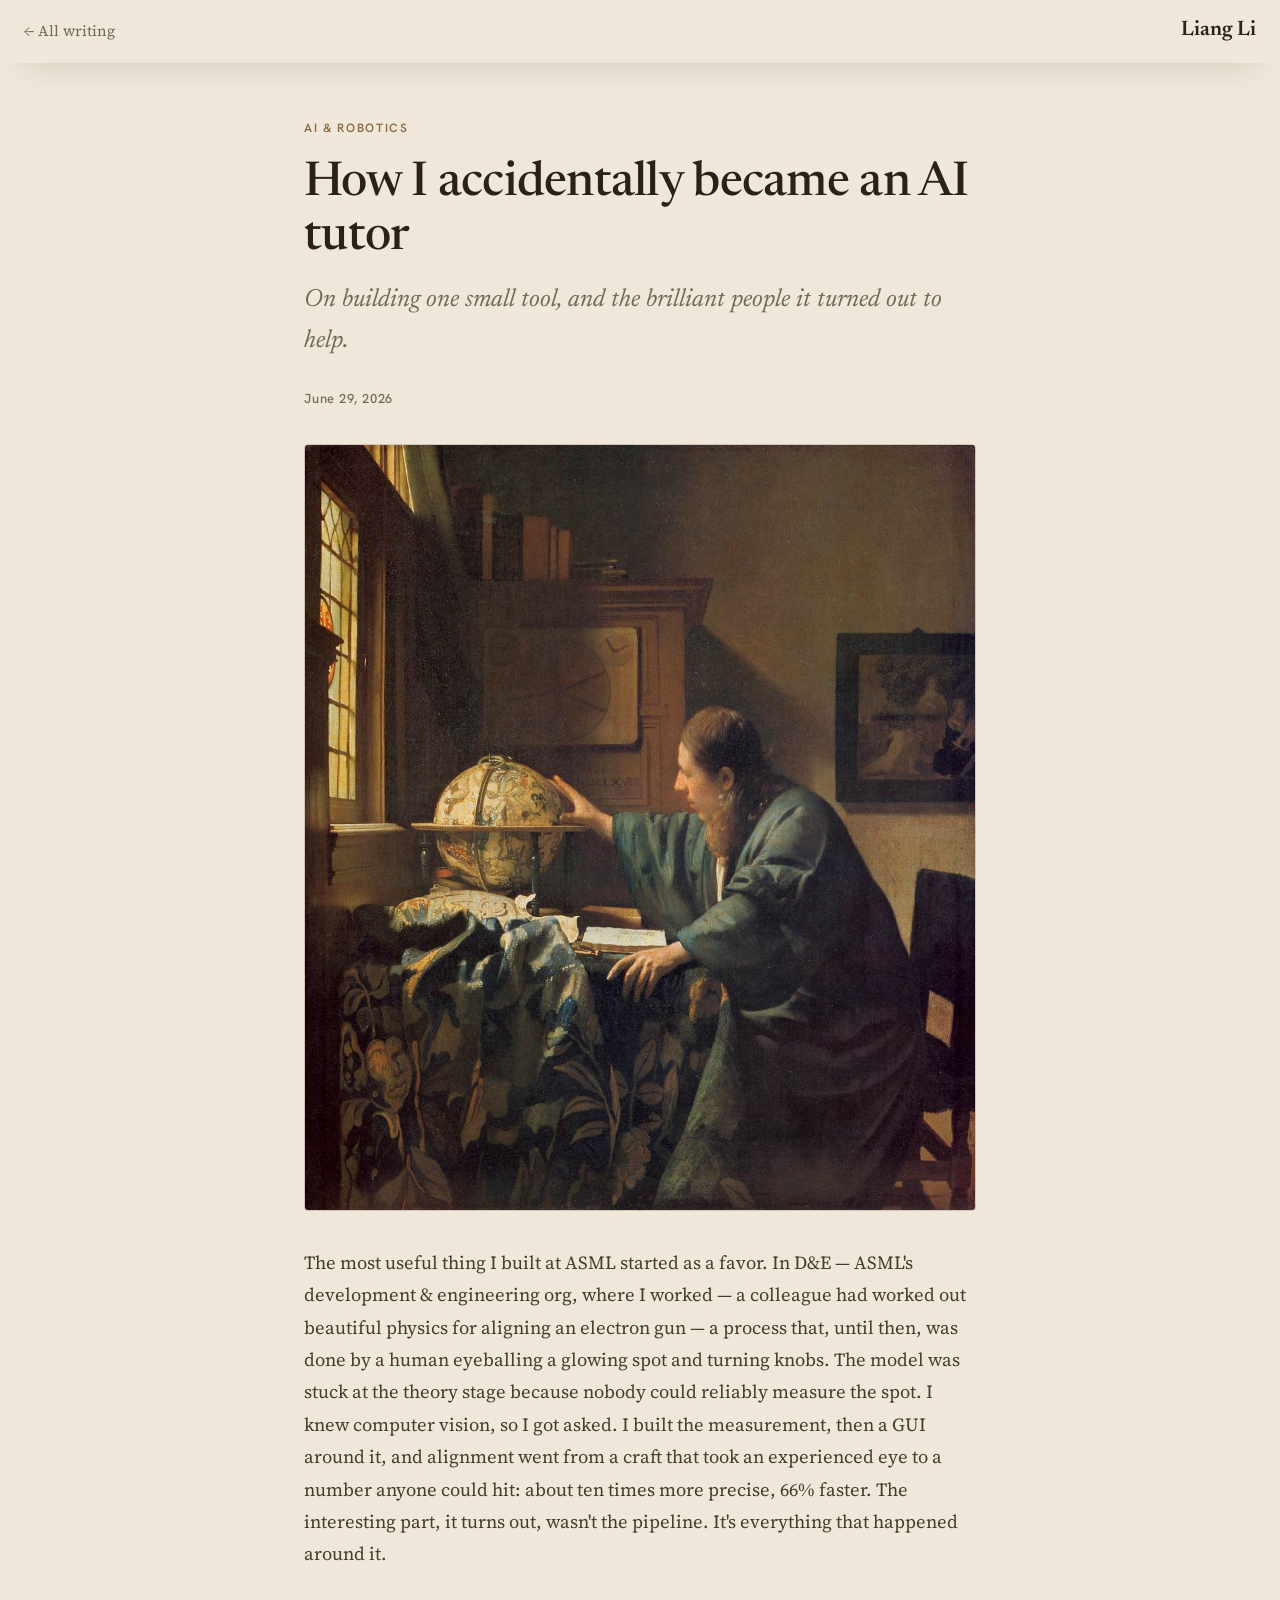
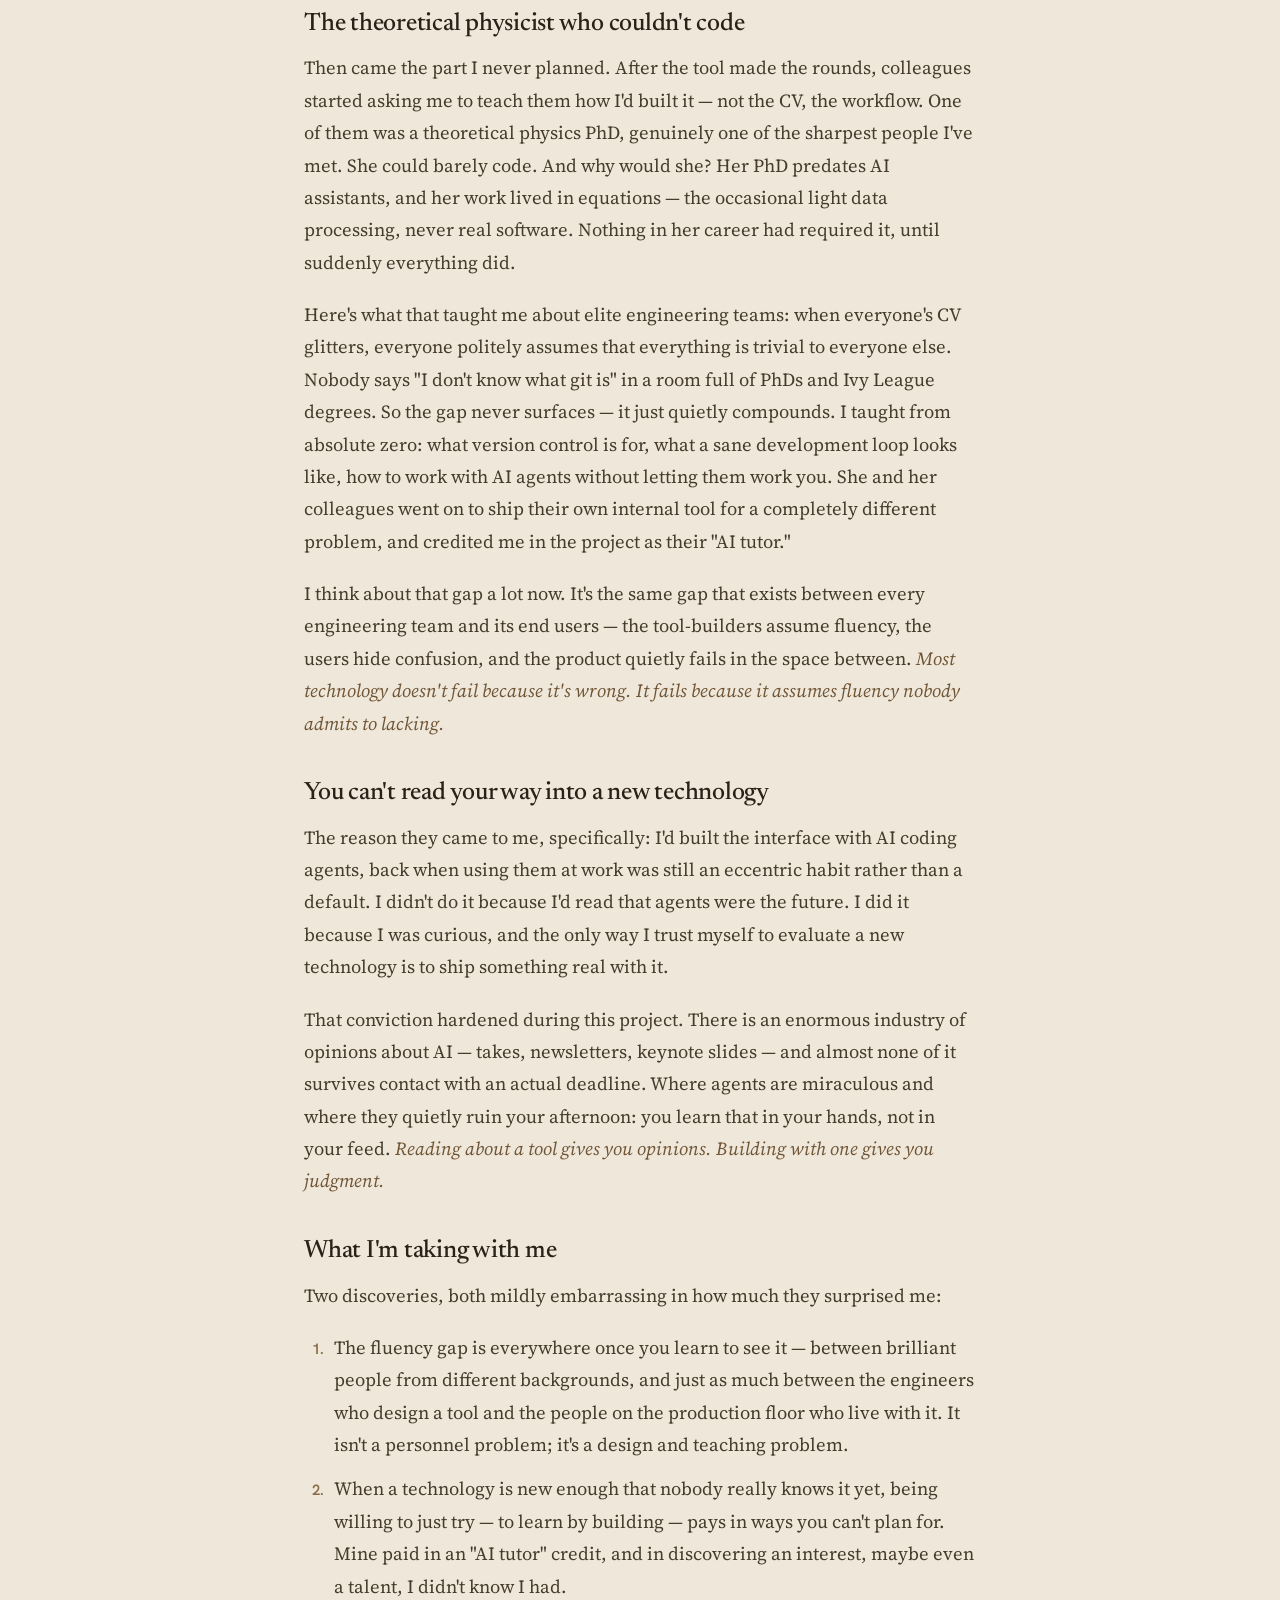
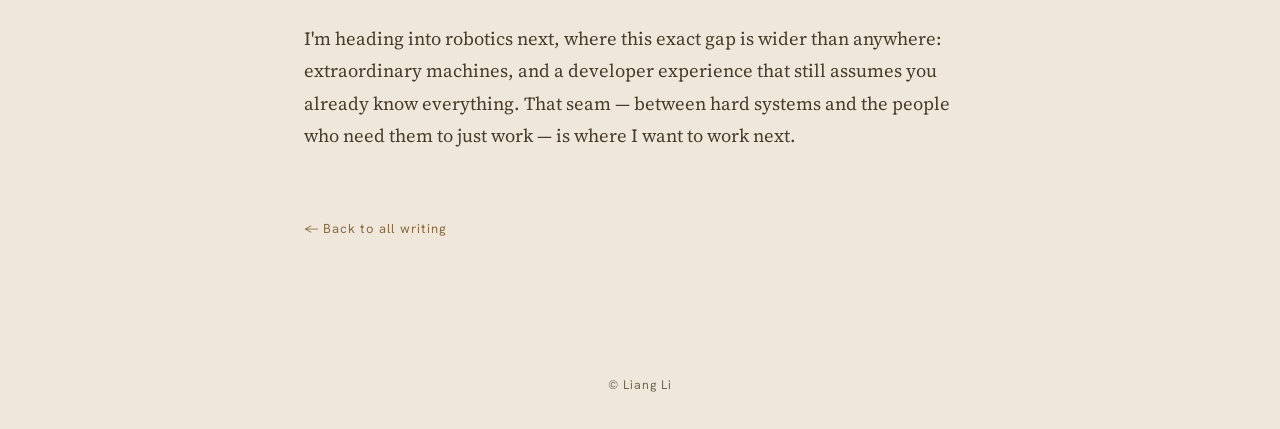
<file: posts/post-ai-tutor.html>
<!DOCTYPE html>
<html lang="en">
<head>
<meta charset="UTF-8" />
<meta name="viewport" content="width=device-width, initial-scale=1.0" />
<title>How I accidentally became an AI tutor — Liang Li</title>
<meta name="description" content="On building one small tool, and the brilliant people it turned out to help." />
<link rel="preconnect" href="https://fonts.googleapis.com">
<link rel="preconnect" href="https://fonts.gstatic.com" crossorigin>
<link href="https://fonts.googleapis.com/css2?family=Newsreader:ital,opsz,wght@0,6..72,400..700;1,6..72,400..600&family=Source+Serif+4:ital,opsz,wght@0,8..60,400..700;1,8..60,400..600&family=Hanken+Grotesk:wght@400;500;600;700&display=swap" rel="stylesheet">
<link rel="stylesheet" href="../assets/css/post.css">
</head>
<body>
  <div class="abar">
    <a class="back" href="../writing.html">&larr; All writing</a>
    <a class="brand" href="../index.html">Liang Li</a>
  </div>
  <article class="post-wrap">
    <span class="cat">AI &amp; Robotics</span>
    <h1 class="ptitle">How I accidentally became an AI tutor</h1>
    <p class="dek">On building one small tool, and the brilliant people it turned out to help.</p>
    <p class="pdate">June 29, 2026</p>
    <div class="phero"><img alt="Johannes Vermeer, The Astronomer" src="../assets/img/astronomer.jpg"></div>
    <div class="content">

<p>The most useful thing I built at ASML started as a favor. In D&amp;E — ASML's development &amp; engineering org, where I worked — a colleague had worked out beautiful physics for aligning an electron gun — a process that, until then, was done by a human eyeballing a glowing spot and turning knobs. The model was stuck at the theory stage because nobody could reliably measure the spot. I knew computer vision, so I got asked. I built the measurement, then a GUI around it, and alignment went from a craft that took an experienced eye to a number anyone could hit: about ten times more precise, 66% faster. The interesting part, it turns out, wasn't the pipeline. It's everything that happened around it.</p>

<h4>The theoretical physicist who couldn't code</h4>
<p>Then came the part I never planned. After the tool made the rounds, colleagues started asking me to teach them how I'd built it — not the CV, the workflow. One of them was a theoretical physics PhD, genuinely one of the sharpest people I've met. She could barely code. And why would she? Her PhD predates AI assistants, and her work lived in equations — the occasional light data processing, never real software. Nothing in her career had required it, until suddenly everything did.</p>
<p>Here's what that taught me about elite engineering teams: when everyone's CV glitters, everyone politely assumes that everything is trivial to everyone else. Nobody says "I don't know what git is" in a room full of PhDs and Ivy League degrees. So the gap never surfaces — it just quietly compounds. I taught from absolute zero: what version control is for, what a sane development loop looks like, how to work with AI agents without letting them work you. She and her colleagues went on to ship their own internal tool for a completely different problem, and credited me in the project as their "AI tutor."</p>
<p>I think about that gap a lot now. It's the same gap that exists between every engineering team and its end users — the tool-builders assume fluency, the users hide confusion, and the product quietly fails in the space between. <em>Most technology doesn't fail because it's wrong. It fails because it assumes fluency nobody admits to lacking.</em></p>

<h4>You can't read your way into a new technology</h4>
<p>The reason they came to me, specifically: I'd built the interface with AI coding agents, back when using them at work was still an eccentric habit rather than a default. I didn't do it because I'd read that agents were the future. I did it because I was curious, and the only way I trust myself to evaluate a new technology is to ship something real with it.</p>
<p>That conviction hardened during this project. There is an enormous industry of opinions about AI — takes, newsletters, keynote slides — and almost none of it survives contact with an actual deadline. Where agents are miraculous and where they quietly ruin your afternoon: you learn that in your hands, not in your feed. <em>Reading about a tool gives you opinions. Building with one gives you judgment.</em></p>

<h4>What I'm taking with me</h4>
<p>Two discoveries, both mildly embarrassing in how much they surprised me:</p>
<ol>
<li>The fluency gap is everywhere once you learn to see it — between brilliant people from different backgrounds, and just as much between the engineers who design a tool and the people on the production floor who live with it. It isn't a personnel problem; it's a design and teaching problem.</li>
<li>When a technology is new enough that nobody really knows it yet, being willing to just try — to learn by building — pays in ways you can't plan for. Mine paid in an "AI tutor" credit, and in discovering an interest, maybe even a talent, I didn't know I had.</li>
</ol>
<p>I'm heading into robotics next, where this exact gap is wider than anywhere: extraordinary machines, and a developer experience that still assumes you already know everything. That seam — between hard systems and the people who need them to just work — is where I want to work next.</p>
    </div>
    <a class="pback" href="../writing.html">&larr; Back to all writing</a>
  </article>
  <footer>&copy; Liang Li</footer>
</body>
</html>
</file>
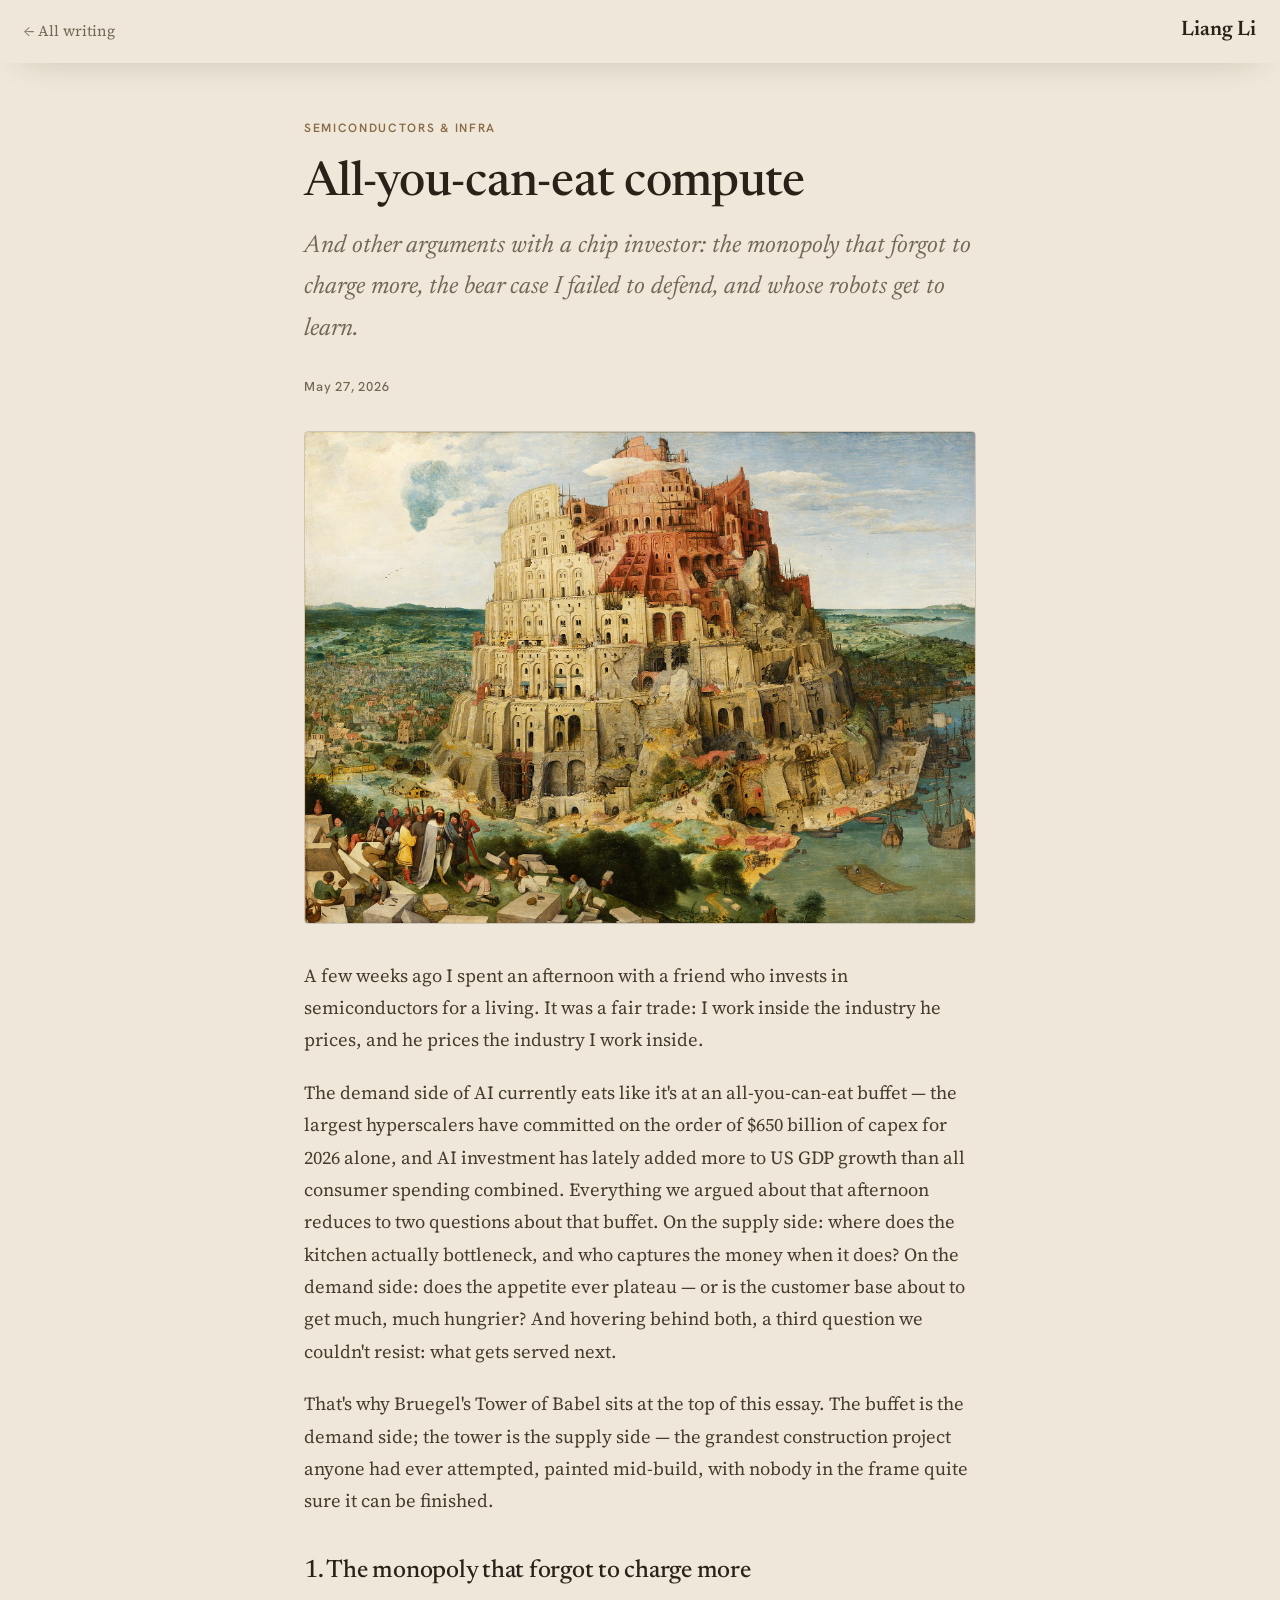
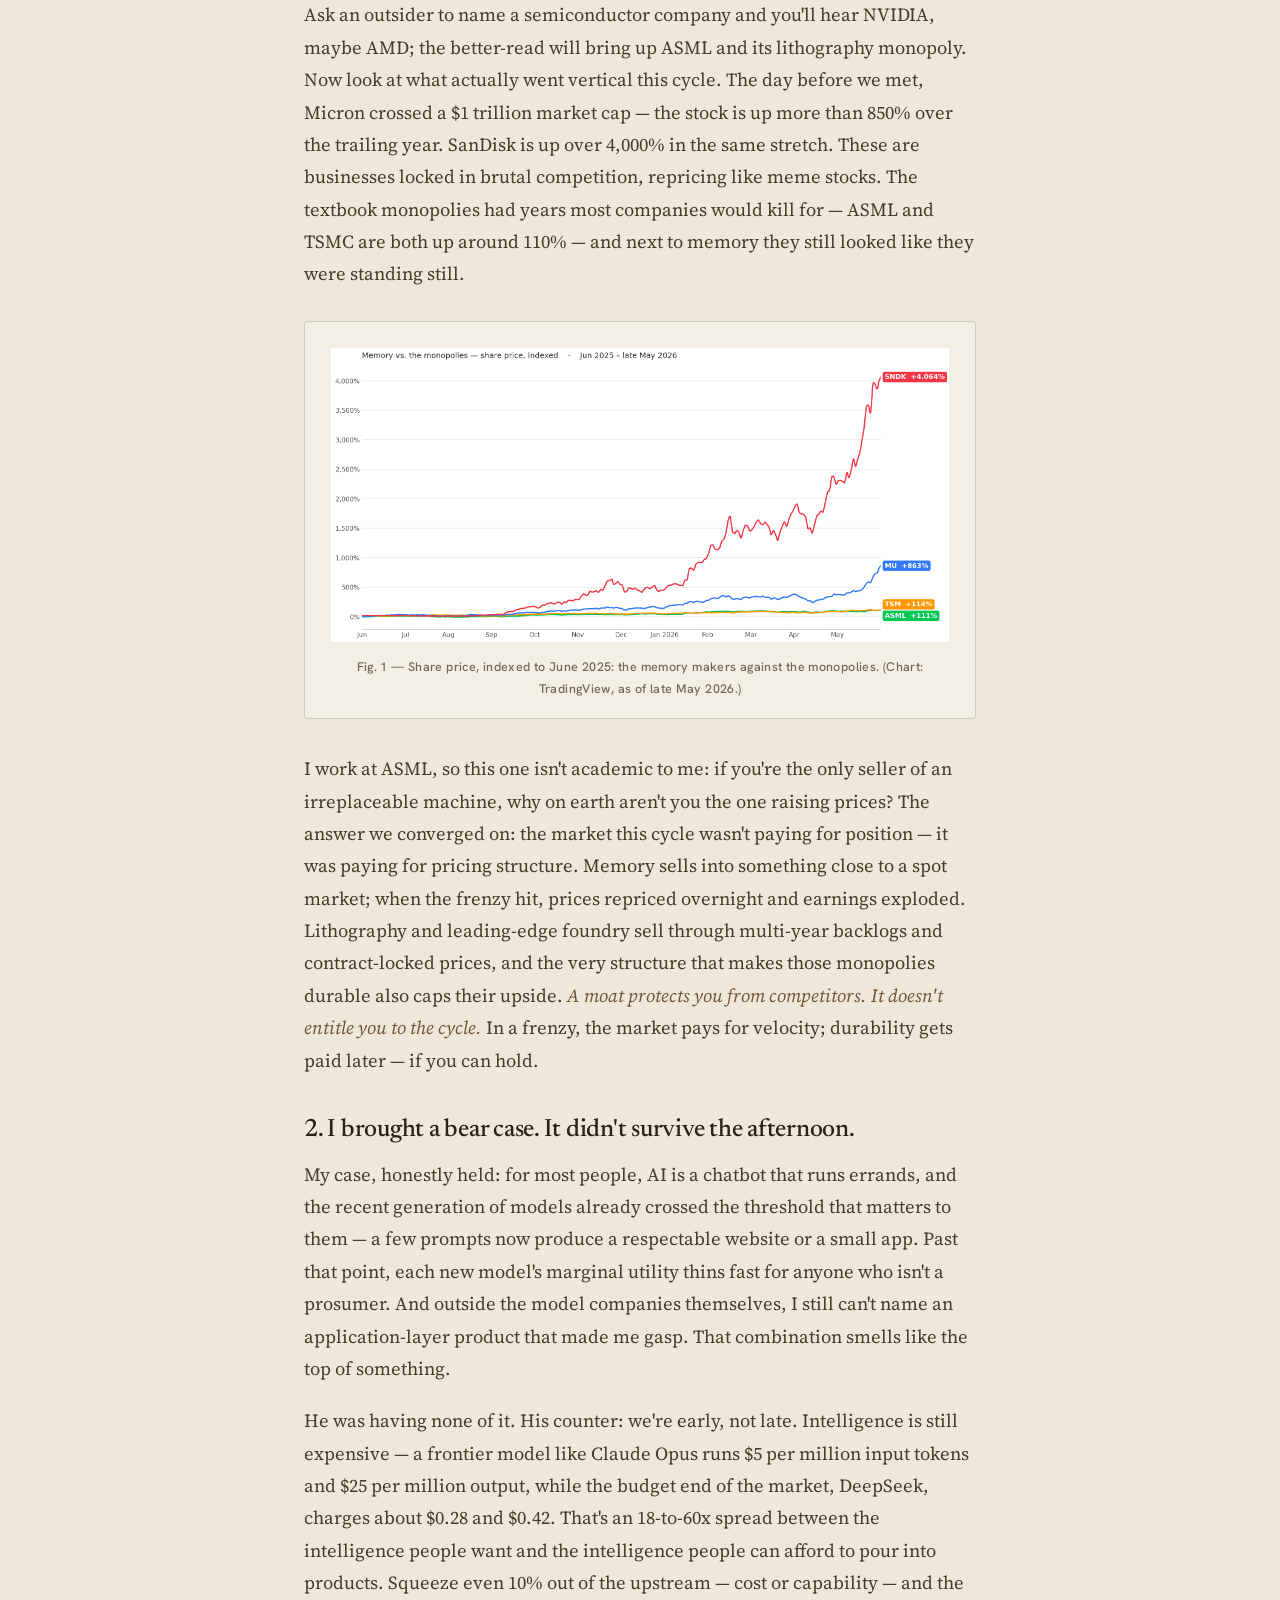
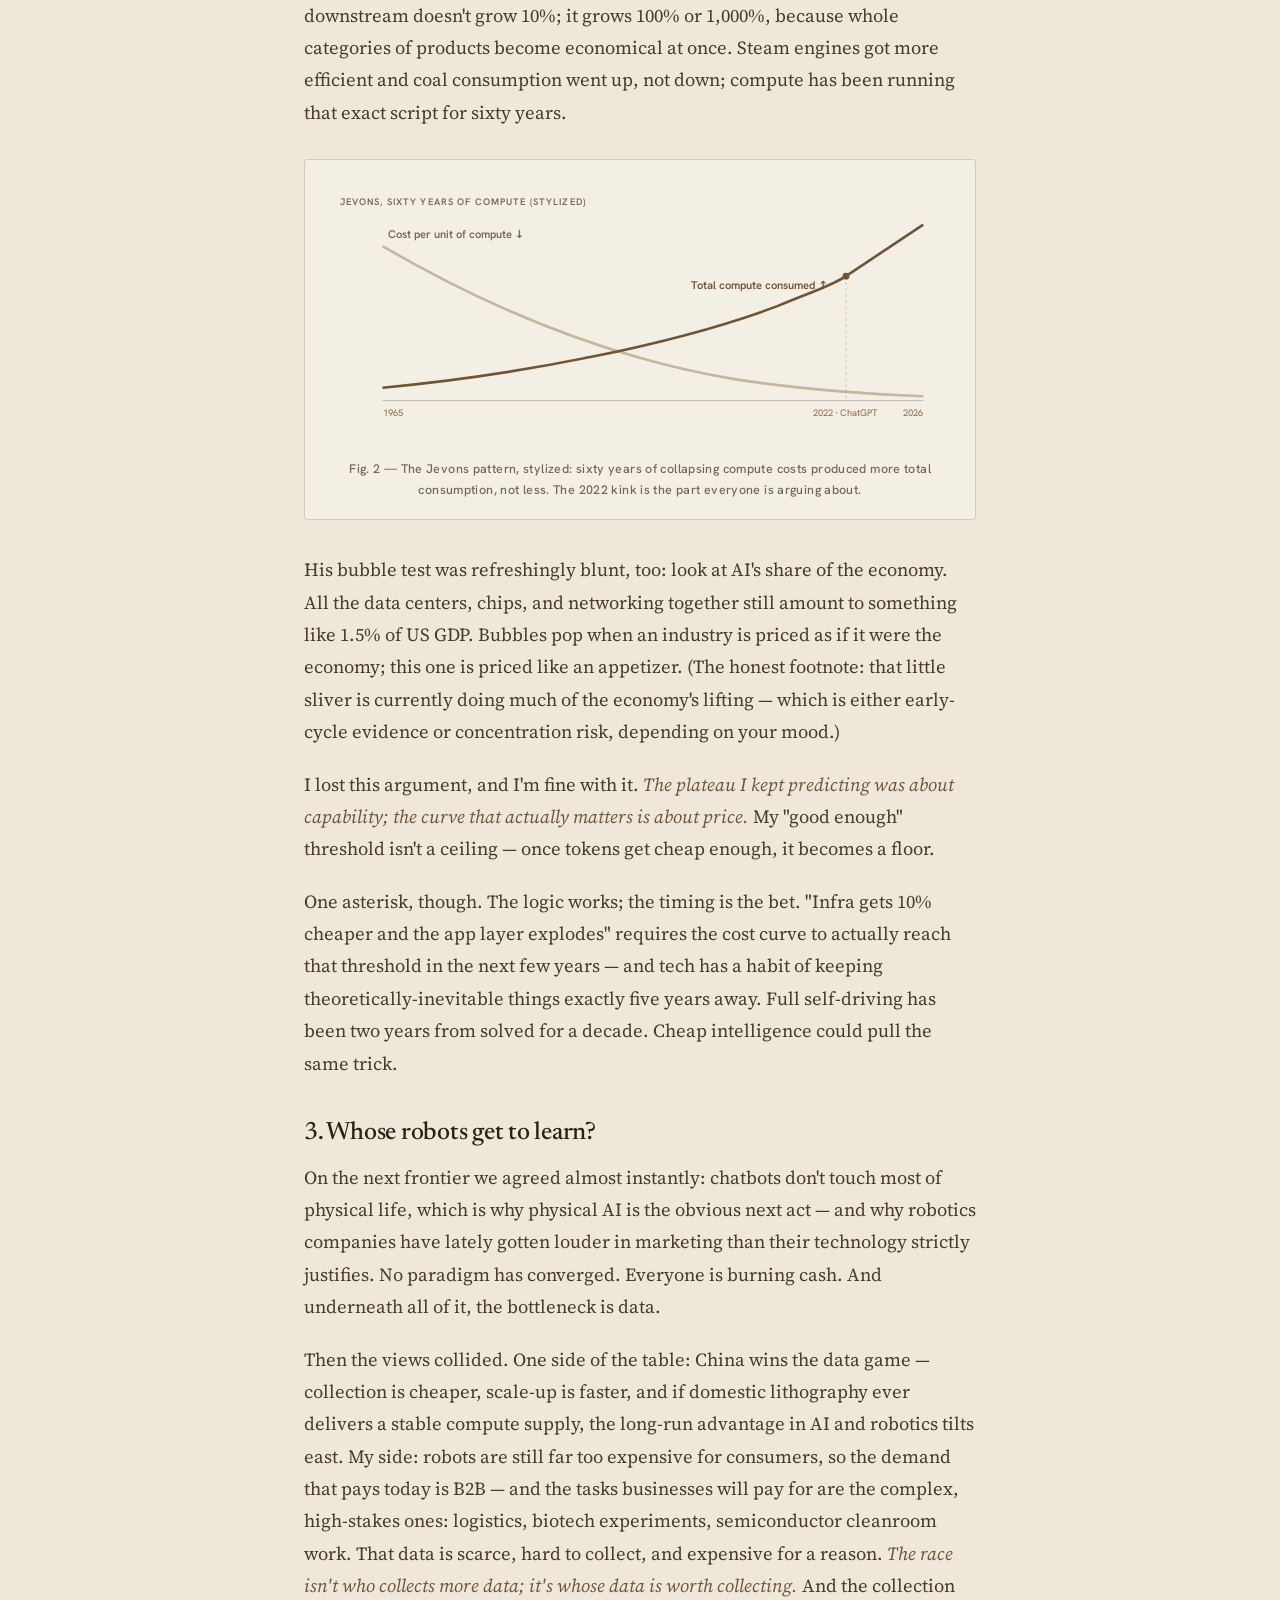
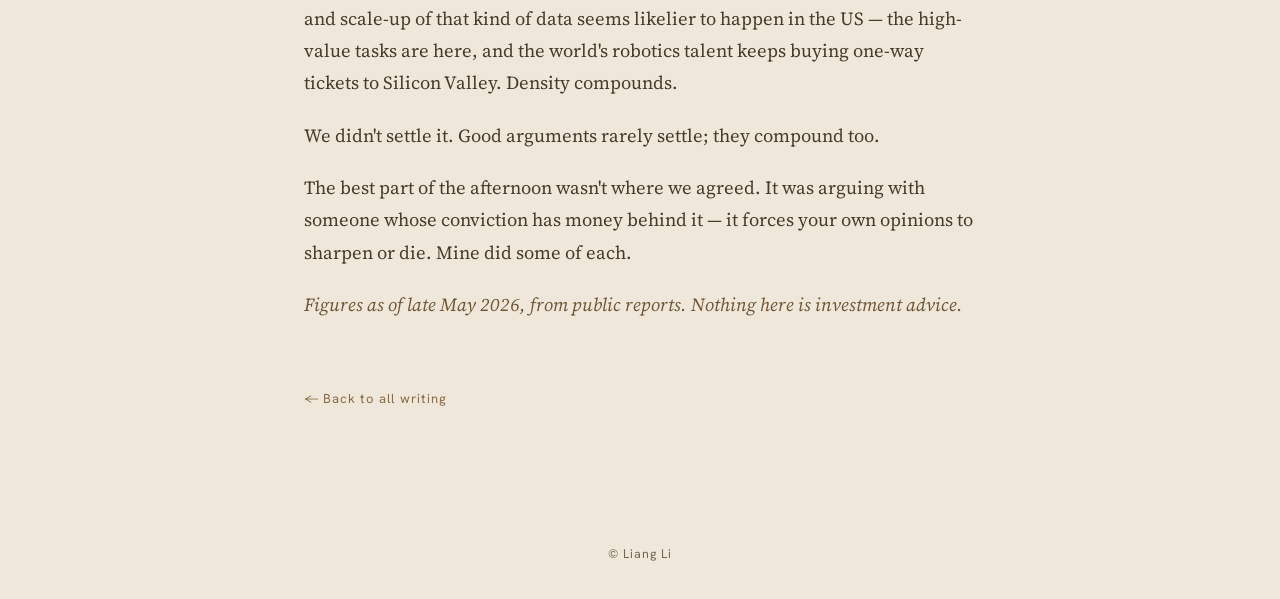
<file: posts/post-buildout.html>
<!DOCTYPE html>
<html lang="en">
<head>
<meta charset="UTF-8" />
<meta name="viewport" content="width=device-width, initial-scale=1.0" />
<title>All-you-can-eat compute — Liang Li</title>
<meta name="description" content="Arguments with a chip investor: the monopoly that forgot to charge more, the bear case I failed to defend, and whose robots get to learn." />
<link rel="preconnect" href="https://fonts.googleapis.com">
<link rel="preconnect" href="https://fonts.gstatic.com" crossorigin>
<link href="https://fonts.googleapis.com/css2?family=Newsreader:ital,opsz,wght@0,6..72,400..700;1,6..72,400..600&family=Source+Serif+4:ital,opsz,wght@0,8..60,400..700;1,8..60,400..600&family=Hanken+Grotesk:wght@400;500;600;700&display=swap" rel="stylesheet">
<link rel="stylesheet" href="../assets/css/post.css">
</head>
<body>
  <div class="abar">
    <a class="back" href="../writing.html">&larr; All writing</a>
    <a class="brand" href="../index.html">Liang Li</a>
  </div>
  <article class="post-wrap">
    <span class="cat">Semiconductors &amp; Infra</span>
    <h1 class="ptitle">All-you-can-eat compute</h1>
    <p class="dek">And other arguments with a chip investor: the monopoly that forgot to charge more, the bear case I failed to defend, and whose robots get to learn.</p>
    <p class="pdate">May 27, 2026</p>
    <div class="phero"><img alt="Pieter Bruegel the Elder, The Tower of Babel" src="../assets/img/babel.jpg"></div>
    <div class="content">

<p>A few weeks ago I spent an afternoon with a friend who invests in semiconductors for a living. It was a fair trade: I work inside the industry he prices, and he prices the industry I work inside.</p>

<p>The demand side of AI currently eats like it's at an all-you-can-eat buffet — the largest hyperscalers have committed on the order of $650 billion of capex for 2026 alone, and AI investment has lately added more to US GDP growth than all consumer spending combined. Everything we argued about that afternoon reduces to two questions about that buffet. On the supply side: where does the kitchen actually bottleneck, and who captures the money when it does? On the demand side: does the appetite ever plateau — or is the customer base about to get much, much hungrier? And hovering behind both, a third question we couldn't resist: what gets served next.</p>

<p>That's why Bruegel's Tower of Babel sits at the top of this essay. The buffet is the demand side; the tower is the supply side — the grandest construction project anyone had ever attempted, painted mid-build, with nobody in the frame quite sure it can be finished.</p>

<h4>1. The monopoly that forgot to charge more</h4>
<p>Ask an outsider to name a semiconductor company and you'll hear NVIDIA, maybe AMD; the better-read will bring up ASML and its lithography monopoly. Now look at what actually went vertical this cycle. The day before we met, Micron crossed a $1 trillion market cap — the stock is up more than 850% over the trailing year. SanDisk is up over 4,000% in the same stretch. These are businesses locked in brutal competition, repricing like meme stocks. The textbook monopolies had years most companies would kill for — ASML and TSMC are both up around 110% — and next to memory they still looked like they were standing still.</p>

<figure class="pfig" id="pricefig">
<img src="[data-uri]" alt="One-year share-price comparison: SanDisk and Micron versus ASML and TSMC">
<figcaption class="figcap">Fig. 1 — Share price, indexed to June 2025: the memory makers against the monopolies. (Chart: TradingView, as of late May 2026.)</figcaption>
</figure>

<p>I work at ASML, so this one isn't academic to me: if you're the only seller of an irreplaceable machine, why on earth aren't you the one raising prices? The answer we converged on: the market this cycle wasn't paying for position — it was paying for pricing structure. Memory sells into something close to a spot market; when the frenzy hit, prices repriced overnight and earnings exploded. Lithography and leading-edge foundry sell through multi-year backlogs and contract-locked prices, and the very structure that makes those monopolies durable also caps their upside. <em>A moat protects you from competitors. It doesn't entitle you to the cycle.</em> In a frenzy, the market pays for velocity; durability gets paid later — if you can hold.</p>

<h4>2. I brought a bear case. It didn't survive the afternoon.</h4>
<p>My case, honestly held: for most people, AI is a chatbot that runs errands, and the recent generation of models already crossed the threshold that matters to them — a few prompts now produce a respectable website or a small app. Past that point, each new model's marginal utility thins fast for anyone who isn't a prosumer. And outside the model companies themselves, I still can't name an application-layer product that made me gasp. That combination smells like the top of something.</p>
<p>He was having none of it. His counter: we're early, not late. Intelligence is still expensive — a frontier model like Claude Opus runs $5 per million input tokens and $25 per million output, while the budget end of the market, DeepSeek, charges about $0.28 and $0.42. That's an 18-to-60x spread between the intelligence people want and the intelligence people can afford to pour into products. Squeeze even 10% out of the upstream — cost or capability — and the downstream doesn't grow 10%; it grows 100% or 1,000%, because whole categories of products become economical at once. Steam engines got more efficient and coal consumption went up, not down; compute has been running that exact script for sixty years.</p>

<figure class="pfig">
<svg viewBox="0 0 720 300" xmlns="http://www.w3.org/2000/svg" role="img" aria-label="Stylized Jevons paradox: cost per unit of compute falls over decades while total compute consumed rises">
  <style>
    .jsub{font-family:"Hanken Grotesk",system-ui,sans-serif;font-weight:600;font-size:11px;letter-spacing:.12em;fill:#736755}
    .jlab{font-family:"Hanken Grotesk",system-ui,sans-serif;font-weight:600;font-size:13px}
    .jax{font-family:"Hanken Grotesk",system-ui,sans-serif;font-size:11px;fill:#8a6b45}
  </style>
  <text x="10" y="22" class="jsub">JEVONS, SIXTY YEARS OF COMPUTE (STYLIZED)</text>
  <line x1="60" y1="250" x2="690" y2="250" stroke="rgba(52,40,24,.3)" stroke-width="1"/>
  <path d="M60,70 C180,140 320,200 470,225 C540,236 620,242 690,245" fill="none" stroke="#c5b69d" stroke-width="3"/>
  <path d="M60,235 C220,220 400,185 520,140 C560,123 580,118 600,105 C640,78 670,58 690,45" fill="none" stroke="#6f5536" stroke-width="3"/>
  <circle cx="600" cy="105" r="4" fill="#6f5536"/>
  <line x1="600" y1="105" x2="600" y2="250" stroke="rgba(52,40,24,.25)" stroke-width="1" stroke-dasharray="3,4"/>
  <text x="600" y="268" class="jax" text-anchor="middle">2022 · ChatGPT</text>
  <text x="66" y="60" class="jlab" fill="#736755">Cost per unit of compute ↓</text>
  <text x="420" y="120" class="jlab" fill="#6f5536">Total compute consumed ↑</text>
  <text x="60" y="268" class="jax">1965</text>
  <text x="690" y="268" class="jax" text-anchor="end">2026</text>
</svg>
<figcaption class="figcap">Fig. 2 — The Jevons pattern, stylized: sixty years of collapsing compute costs produced more total consumption, not less. The 2022 kink is the part everyone is arguing about.</figcaption>
</figure>

<p>His bubble test was refreshingly blunt, too: look at AI's share of the economy. All the data centers, chips, and networking together still amount to something like 1.5% of US GDP. Bubbles pop when an industry is priced as if it were the economy; this one is priced like an appetizer. (The honest footnote: that little sliver is currently doing much of the economy's lifting — which is either early-cycle evidence or concentration risk, depending on your mood.)</p>
<p>I lost this argument, and I'm fine with it. <em>The plateau I kept predicting was about capability; the curve that actually matters is about price.</em> My "good enough" threshold isn't a ceiling — once tokens get cheap enough, it becomes a floor.</p>
<p>One asterisk, though. The logic works; the timing is the bet. "Infra gets 10% cheaper and the app layer explodes" requires the cost curve to actually reach that threshold in the next few years — and tech has a habit of keeping theoretically-inevitable things exactly five years away. Full self-driving has been two years from solved for a decade. Cheap intelligence could pull the same trick.</p>

<h4>3. Whose robots get to learn?</h4>
<p>On the next frontier we agreed almost instantly: chatbots don't touch most of physical life, which is why physical AI is the obvious next act — and why robotics companies have lately gotten louder in marketing than their technology strictly justifies. No paradigm has converged. Everyone is burning cash. And underneath all of it, the bottleneck is data.</p>
<p>Then the views collided. One side of the table: China wins the data game — collection is cheaper, scale-up is faster, and if domestic lithography ever delivers a stable compute supply, the long-run advantage in AI and robotics tilts east. My side: robots are still far too expensive for consumers, so the demand that pays today is B2B — and the tasks businesses will pay for are the complex, high-stakes ones: logistics, biotech experiments, semiconductor cleanroom work. That data is scarce, hard to collect, and expensive for a reason. <em>The race isn't who collects more data; it's whose data is worth collecting.</em> And the collection and scale-up of that kind of data seems likelier to happen in the US — the high-value tasks are here, and the world's robotics talent keeps buying one-way tickets to Silicon Valley. Density compounds.</p>
<p>We didn't settle it. Good arguments rarely settle; they compound too.</p>

<p>The best part of the afternoon wasn't where we agreed. It was arguing with someone whose conviction has money behind it — it forces your own opinions to sharpen or die. Mine did some of each.</p>
<p><em>Figures as of late May 2026, from public reports. Nothing here is investment advice.</em></p>

    </div>
    <a class="pback" href="../writing.html">&larr; Back to all writing</a>
  </article>
  <footer>&copy; Liang Li</footer>
</body>
</html>
</file>
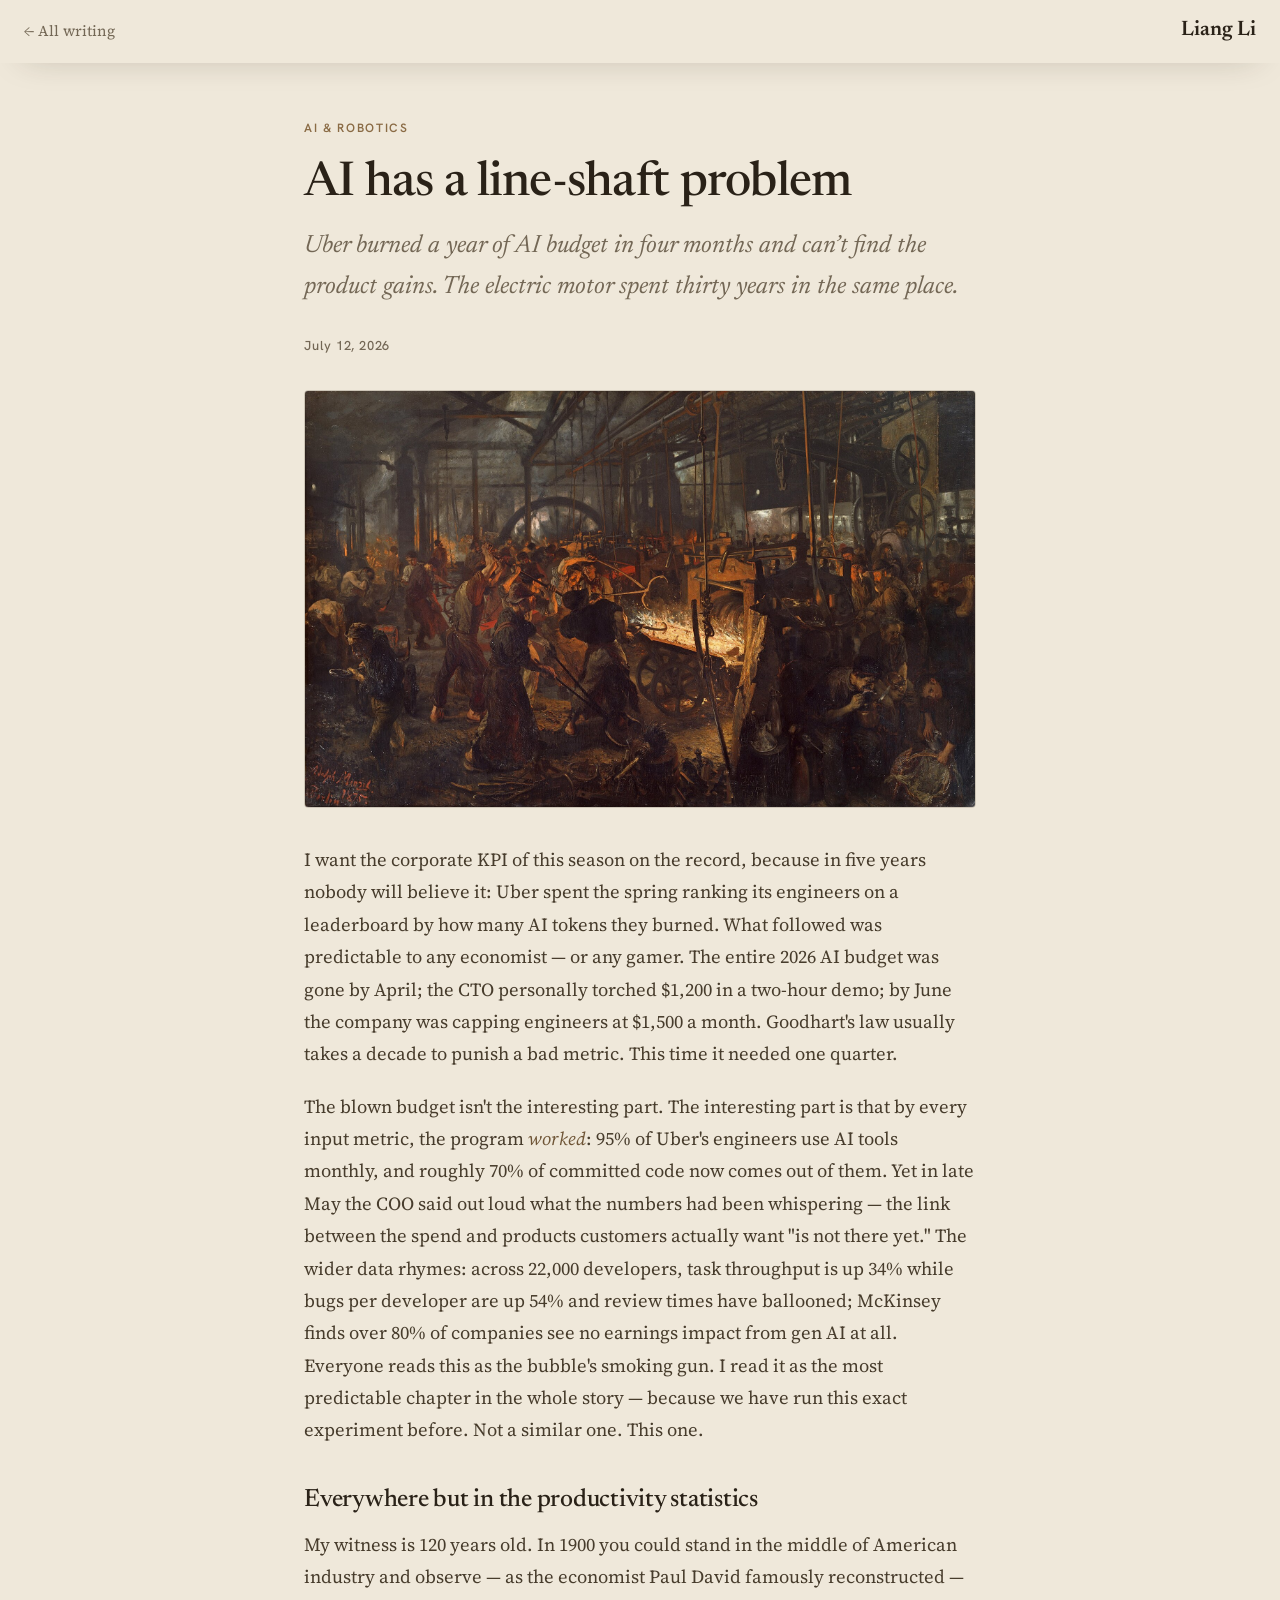
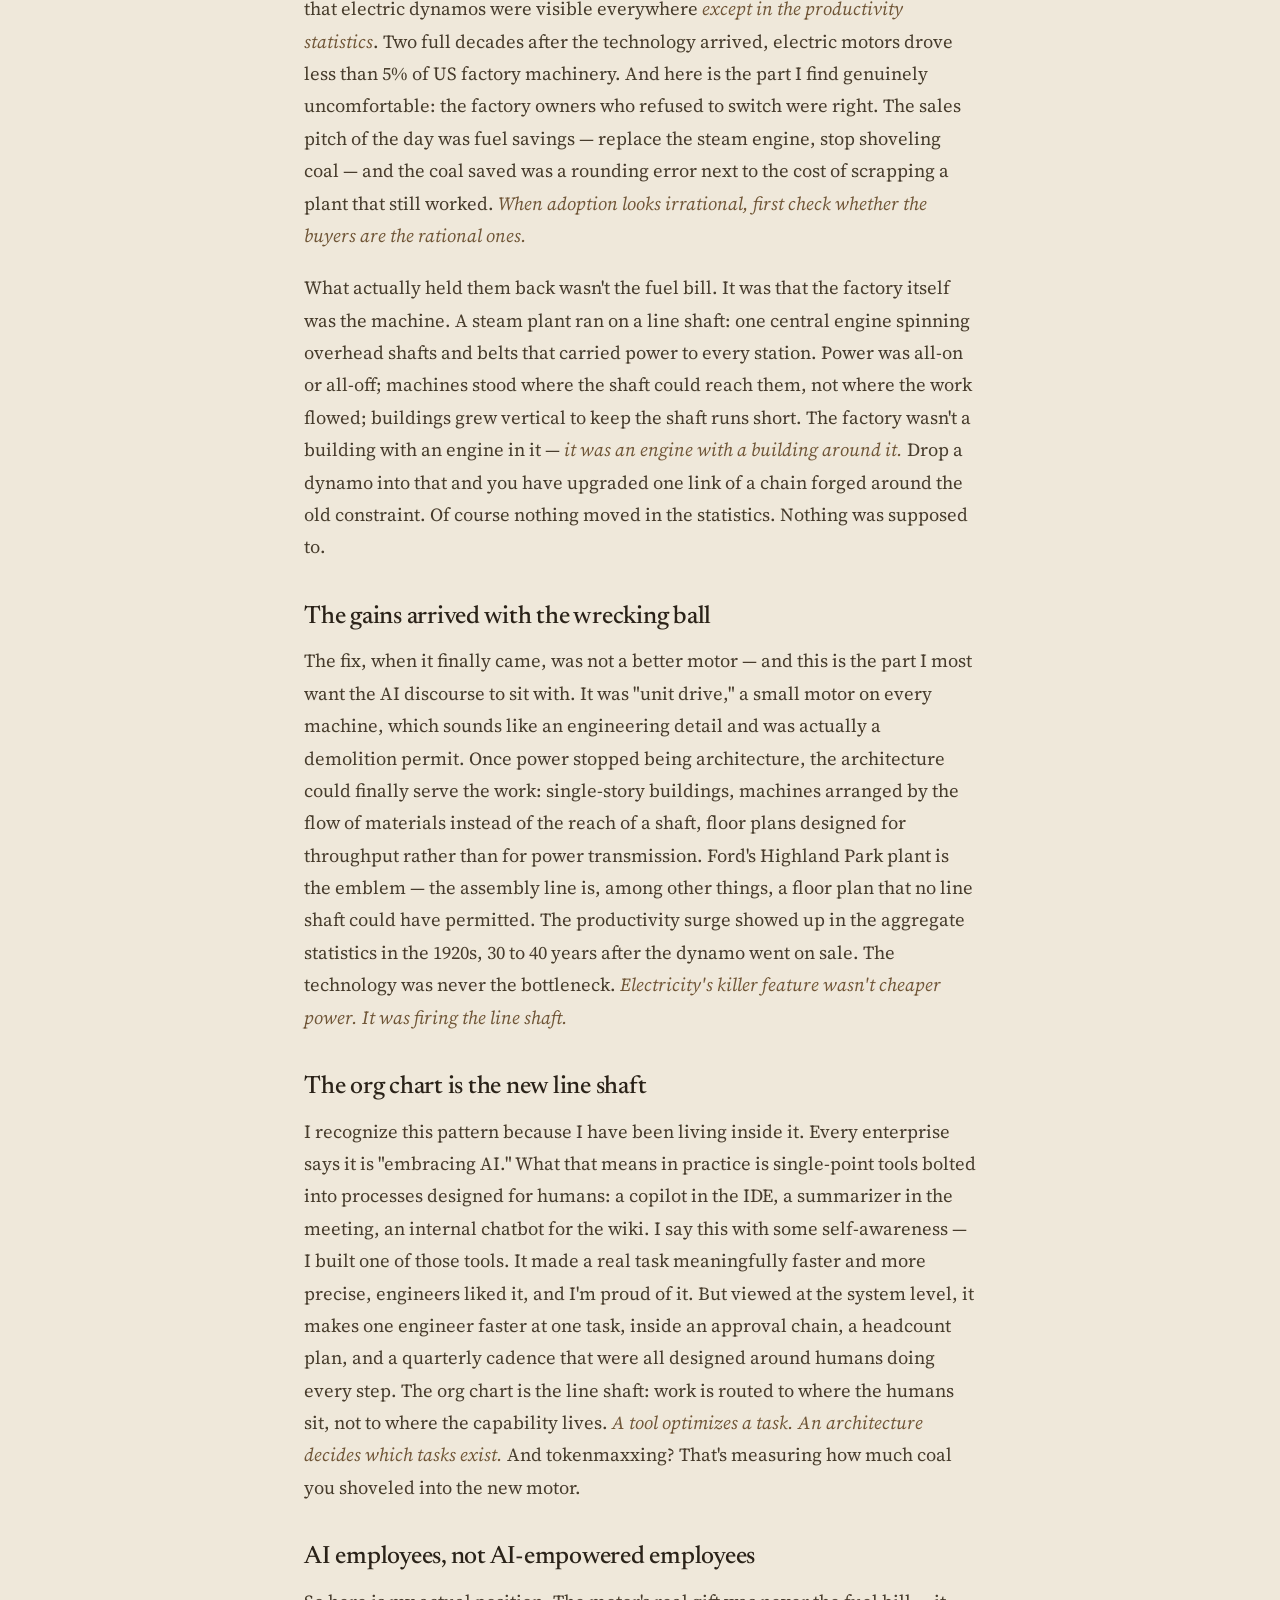
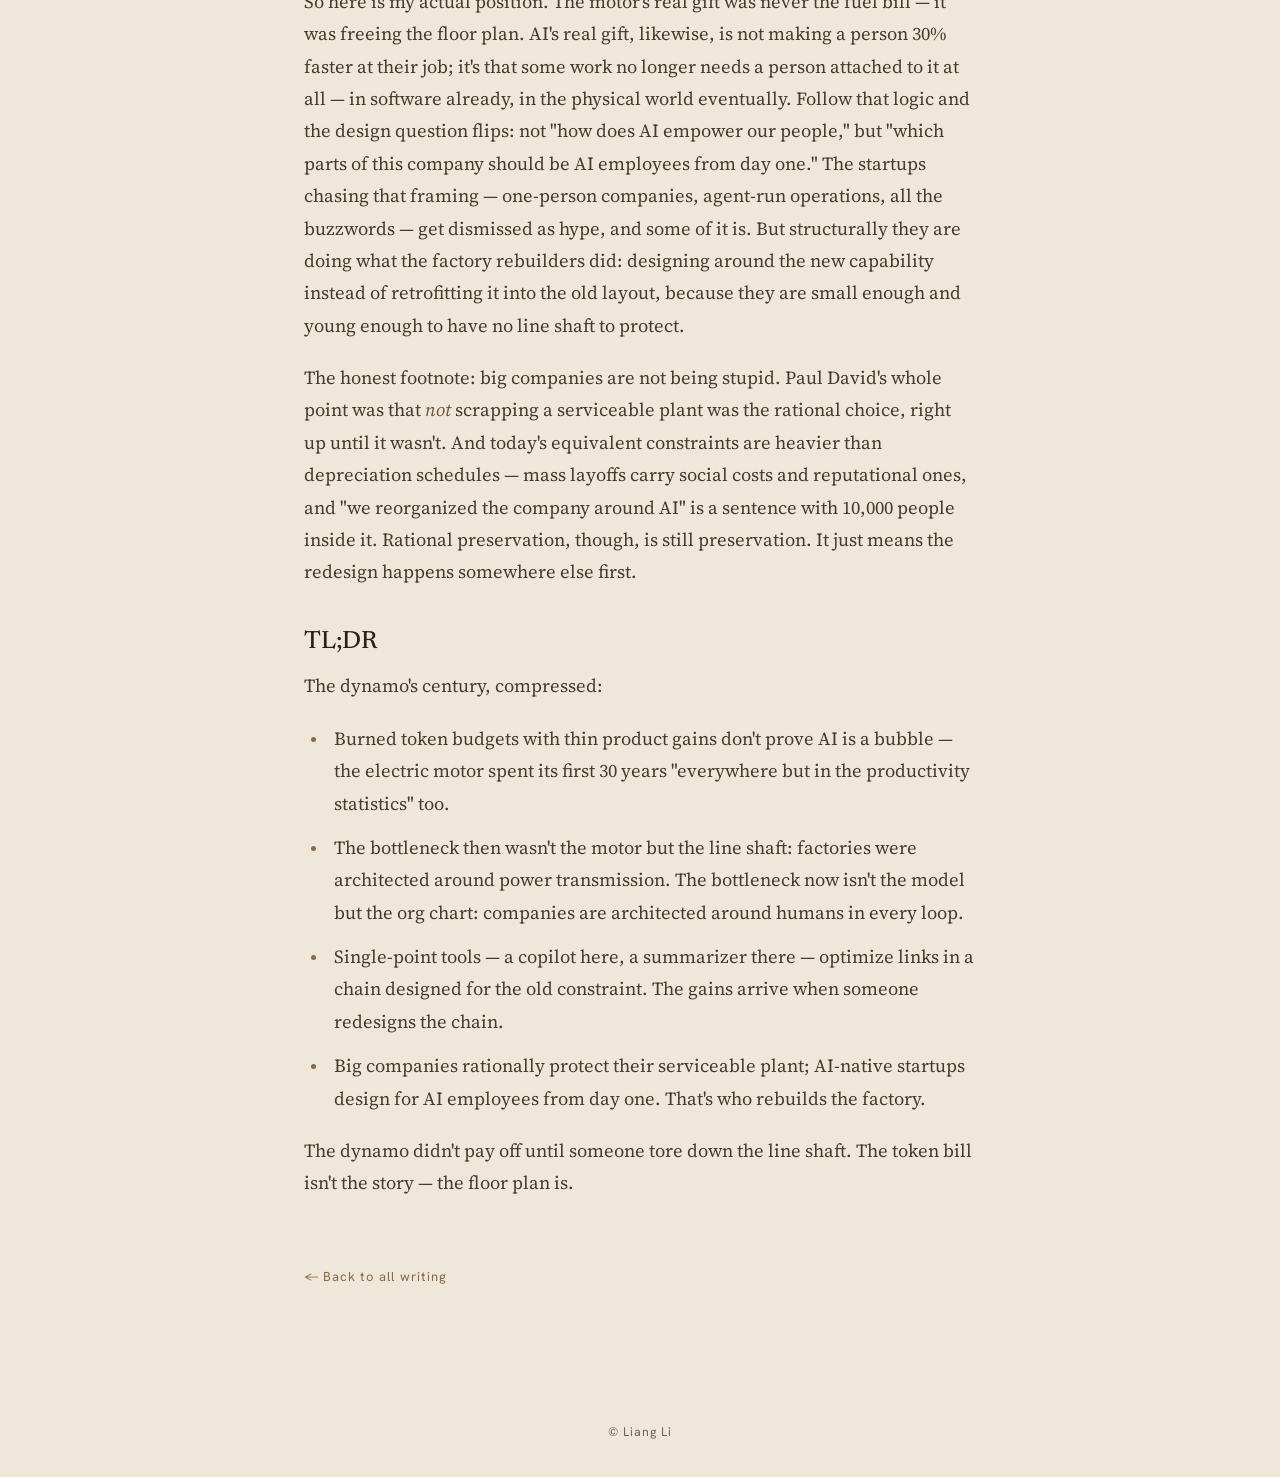
<file: posts/post-line-shaft.html>
<!DOCTYPE html>
<html lang="en">
<head>
<meta charset="UTF-8" />
<meta name="viewport" content="width=device-width, initial-scale=1.0" />
<title>AI has a line-shaft problem — Liang Li</title>
<meta name="description" content="Uber burned a year of AI budget in four months and can’t find the product gains. The electric motor spent thirty years in the same place." />
<link rel="preconnect" href="https://fonts.googleapis.com">
<link rel="preconnect" href="https://fonts.gstatic.com" crossorigin>
<link href="https://fonts.googleapis.com/css2?family=Newsreader:ital,opsz,wght@0,6..72,400..700;1,6..72,400..600&family=Source+Serif+4:ital,opsz,wght@0,8..60,400..700;1,8..60,400..600&family=Hanken+Grotesk:wght@400;500;600;700&display=swap" rel="stylesheet">
<link rel="stylesheet" href="../assets/css/post.css">
</head>
<body>
  <div class="abar">
    <a class="back" href="../writing.html">&larr; All writing</a>
    <a class="brand" href="../index.html">Liang Li</a>
  </div>
  <article class="post-wrap">
    <span class="cat">AI &amp; Robotics</span>
    <h1 class="ptitle">AI has a line-shaft problem</h1>
    <p class="dek">Uber burned a year of AI budget in four months and can’t find the product gains. The electric motor spent thirty years in the same place.</p>
    <p class="pdate">July 12, 2026</p>
    <div class="phero"><img alt="Adolph Menzel, The Iron Rolling Mill" src="../assets/img/ironmill.jpg"></div>
    <div class="content">

<p>I want the corporate KPI of this season on the record, because in five years nobody will believe it: Uber spent the spring ranking its engineers on a leaderboard by how many AI tokens they burned. What followed was predictable to any economist — or any gamer. The entire 2026 AI budget was gone by April; the CTO personally torched $1,200 in a two-hour demo; by June the company was capping engineers at $1,500 a month. Goodhart's law usually takes a decade to punish a bad metric. This time it needed one quarter.</p>
<p>The blown budget isn't the interesting part. The interesting part is that by every input metric, the program <em>worked</em>: 95% of Uber's engineers use AI tools monthly, and roughly 70% of committed code now comes out of them. Yet in late May the COO said out loud what the numbers had been whispering — the link between the spend and products customers actually want "is not there yet." The wider data rhymes: across 22,000 developers, task throughput is up 34% while bugs per developer are up 54% and review times have ballooned; McKinsey finds over 80% of companies see no earnings impact from gen AI at all. Everyone reads this as the bubble's smoking gun. I read it as the most predictable chapter in the whole story — because we have run this exact experiment before. Not a similar one. This one.</p>

<h4>Everywhere but in the productivity statistics</h4>
<p>My witness is 120 years old. In 1900 you could stand in the middle of American industry and observe — as the economist Paul David famously reconstructed — that electric dynamos were visible everywhere <em>except in the productivity statistics</em>. Two full decades after the technology arrived, electric motors drove less than 5% of US factory machinery. And here is the part I find genuinely uncomfortable: the factory owners who refused to switch were right. The sales pitch of the day was fuel savings — replace the steam engine, stop shoveling coal — and the coal saved was a rounding error next to the cost of scrapping a plant that still worked. <em>When adoption looks irrational, first check whether the buyers are the rational ones.</em></p>
<p>What actually held them back wasn't the fuel bill. It was that the factory itself was the machine. A steam plant ran on a line shaft: one central engine spinning overhead shafts and belts that carried power to every station. Power was all-on or all-off; machines stood where the shaft could reach them, not where the work flowed; buildings grew vertical to keep the shaft runs short. The factory wasn't a building with an engine in it — <em>it was an engine with a building around it.</em> Drop a dynamo into that and you have upgraded one link of a chain forged around the old constraint. Of course nothing moved in the statistics. Nothing was supposed to.</p>

<h4>The gains arrived with the wrecking ball</h4>
<p>The fix, when it finally came, was not a better motor — and this is the part I most want the AI discourse to sit with. It was "unit drive," a small motor on every machine, which sounds like an engineering detail and was actually a demolition permit. Once power stopped being architecture, the architecture could finally serve the work: single-story buildings, machines arranged by the flow of materials instead of the reach of a shaft, floor plans designed for throughput rather than for power transmission. Ford's Highland Park plant is the emblem — the assembly line is, among other things, a floor plan that no line shaft could have permitted. The productivity surge showed up in the aggregate statistics in the 1920s, 30 to 40 years after the dynamo went on sale. The technology was never the bottleneck. <em>Electricity's killer feature wasn't cheaper power. It was firing the line shaft.</em></p>

<h4>The org chart is the new line shaft</h4>
<p>I recognize this pattern because I have been living inside it. Every enterprise says it is "embracing AI." What that means in practice is single-point tools bolted into processes designed for humans: a copilot in the IDE, a summarizer in the meeting, an internal chatbot for the wiki. I say this with some self-awareness — I built one of those tools. It made a real task meaningfully faster and more precise, engineers liked it, and I'm proud of it. But viewed at the system level, it makes one engineer faster at one task, inside an approval chain, a headcount plan, and a quarterly cadence that were all designed around humans doing every step. The org chart is the line shaft: work is routed to where the humans sit, not to where the capability lives. <em>A tool optimizes a task. An architecture decides which tasks exist.</em> And tokenmaxxing? That's measuring how much coal you shoveled into the new motor.</p>

<h4>AI employees, not AI-empowered employees</h4>
<p>So here is my actual position. The motor's real gift was never the fuel bill — it was freeing the floor plan. AI's real gift, likewise, is not making a person 30% faster at their job; it's that some work no longer needs a person attached to it at all — in software already, in the physical world eventually. Follow that logic and the design question flips: not "how does AI empower our people," but "which parts of this company should be AI employees from day one." The startups chasing that framing — one-person companies, agent-run operations, all the buzzwords — get dismissed as hype, and some of it is. But structurally they are doing what the factory rebuilders did: designing around the new capability instead of retrofitting it into the old layout, because they are small enough and young enough to have no line shaft to protect.</p>
<p>The honest footnote: big companies are not being stupid. Paul David's whole point was that <em>not</em> scrapping a serviceable plant was the rational choice, right up until it wasn't. And today's equivalent constraints are heavier than depreciation schedules — mass layoffs carry social costs and reputational ones, and "we reorganized the company around AI" is a sentence with 10,000 people inside it. Rational preservation, though, is still preservation. It just means the redesign happens somewhere else first.</p>

<h4>TL;DR</h4>
<p>The dynamo's century, compressed:</p>
<ul>
<li>Burned token budgets with thin product gains don't prove AI is a bubble — the electric motor spent its first 30 years "everywhere but in the productivity statistics" too.</li>
<li>The bottleneck then wasn't the motor but the line shaft: factories were architected around power transmission. The bottleneck now isn't the model but the org chart: companies are architected around humans in every loop.</li>
<li>Single-point tools — a copilot here, a summarizer there — optimize links in a chain designed for the old constraint. The gains arrive when someone redesigns the chain.</li>
<li>Big companies rationally protect their serviceable plant; AI-native startups design for AI employees from day one. That's who rebuilds the factory.</li>
</ul>
<p>The dynamo didn't pay off until someone tore down the line shaft. The token bill isn't the story — the floor plan is.</p>

    </div>
    <a class="pback" href="../writing.html">&larr; Back to all writing</a>
  </article>
  <footer>&copy; Liang Li</footer>
</body>
</html>
</file>
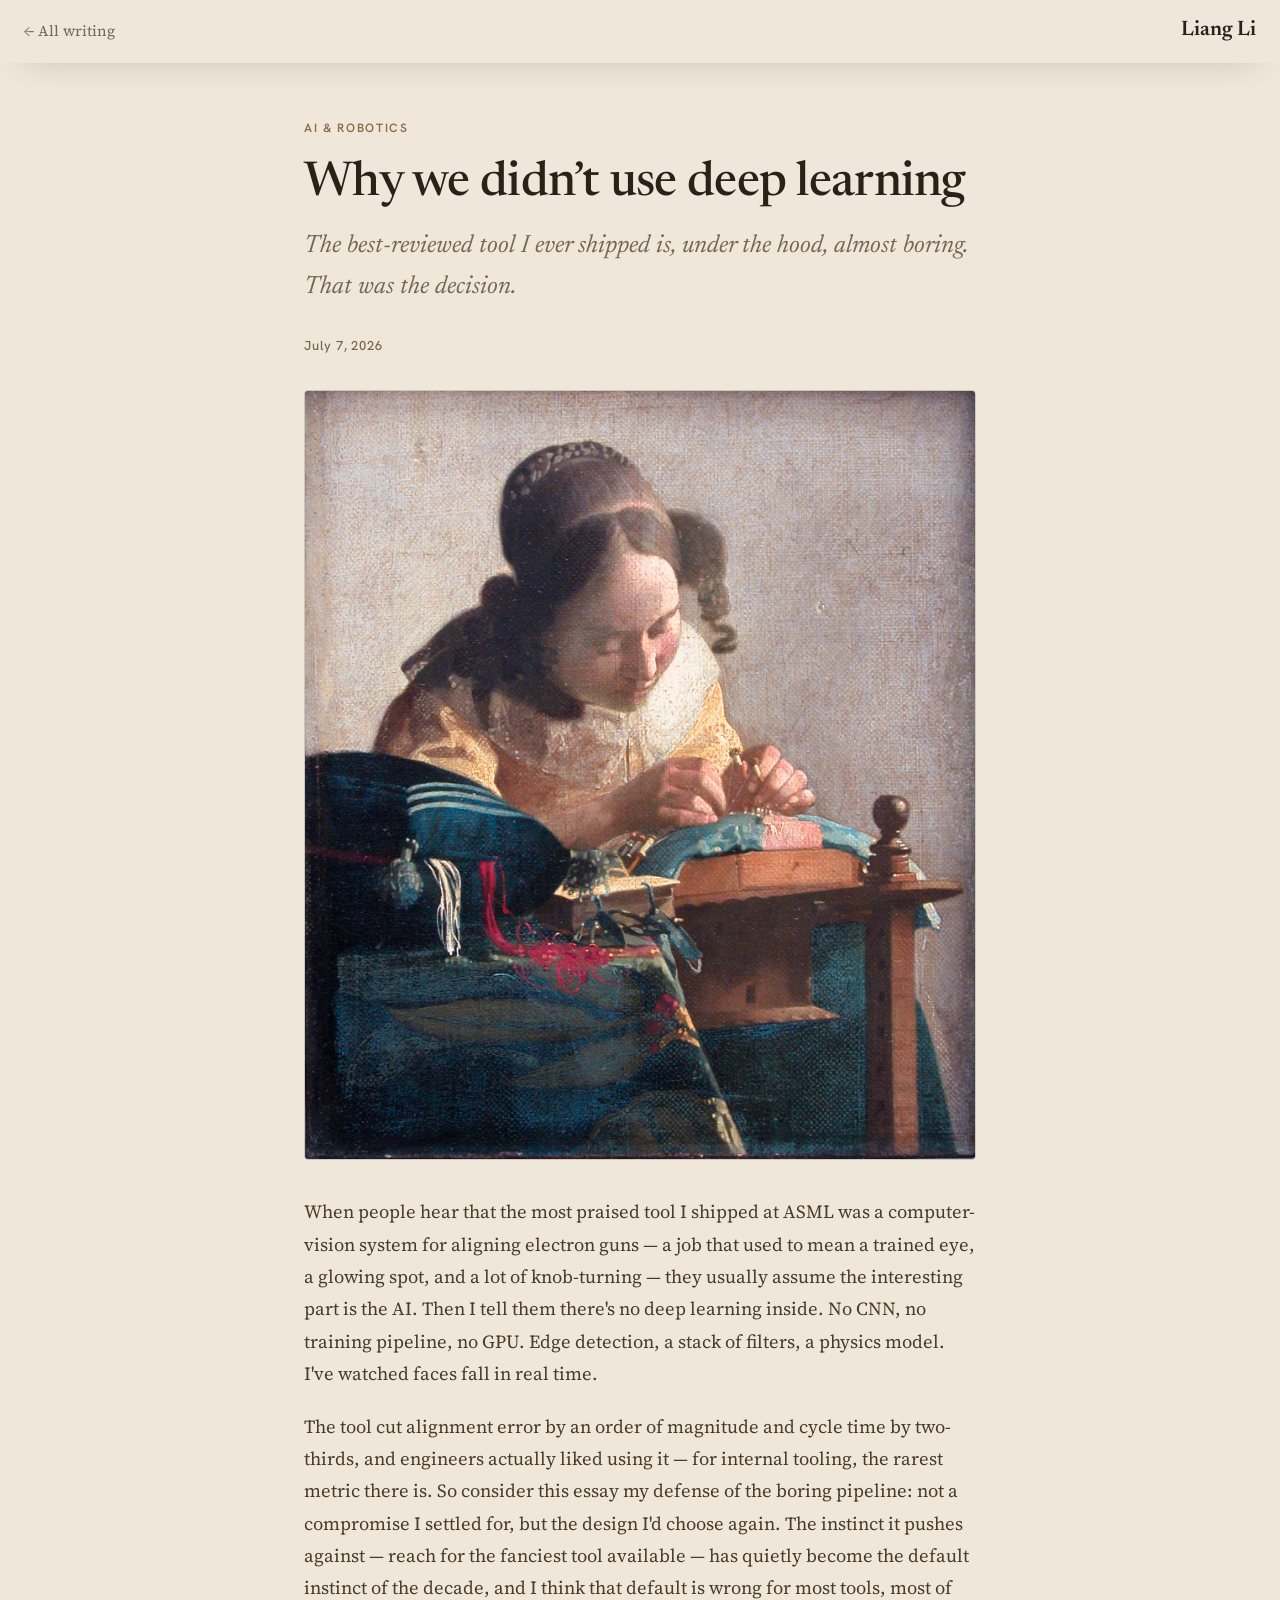
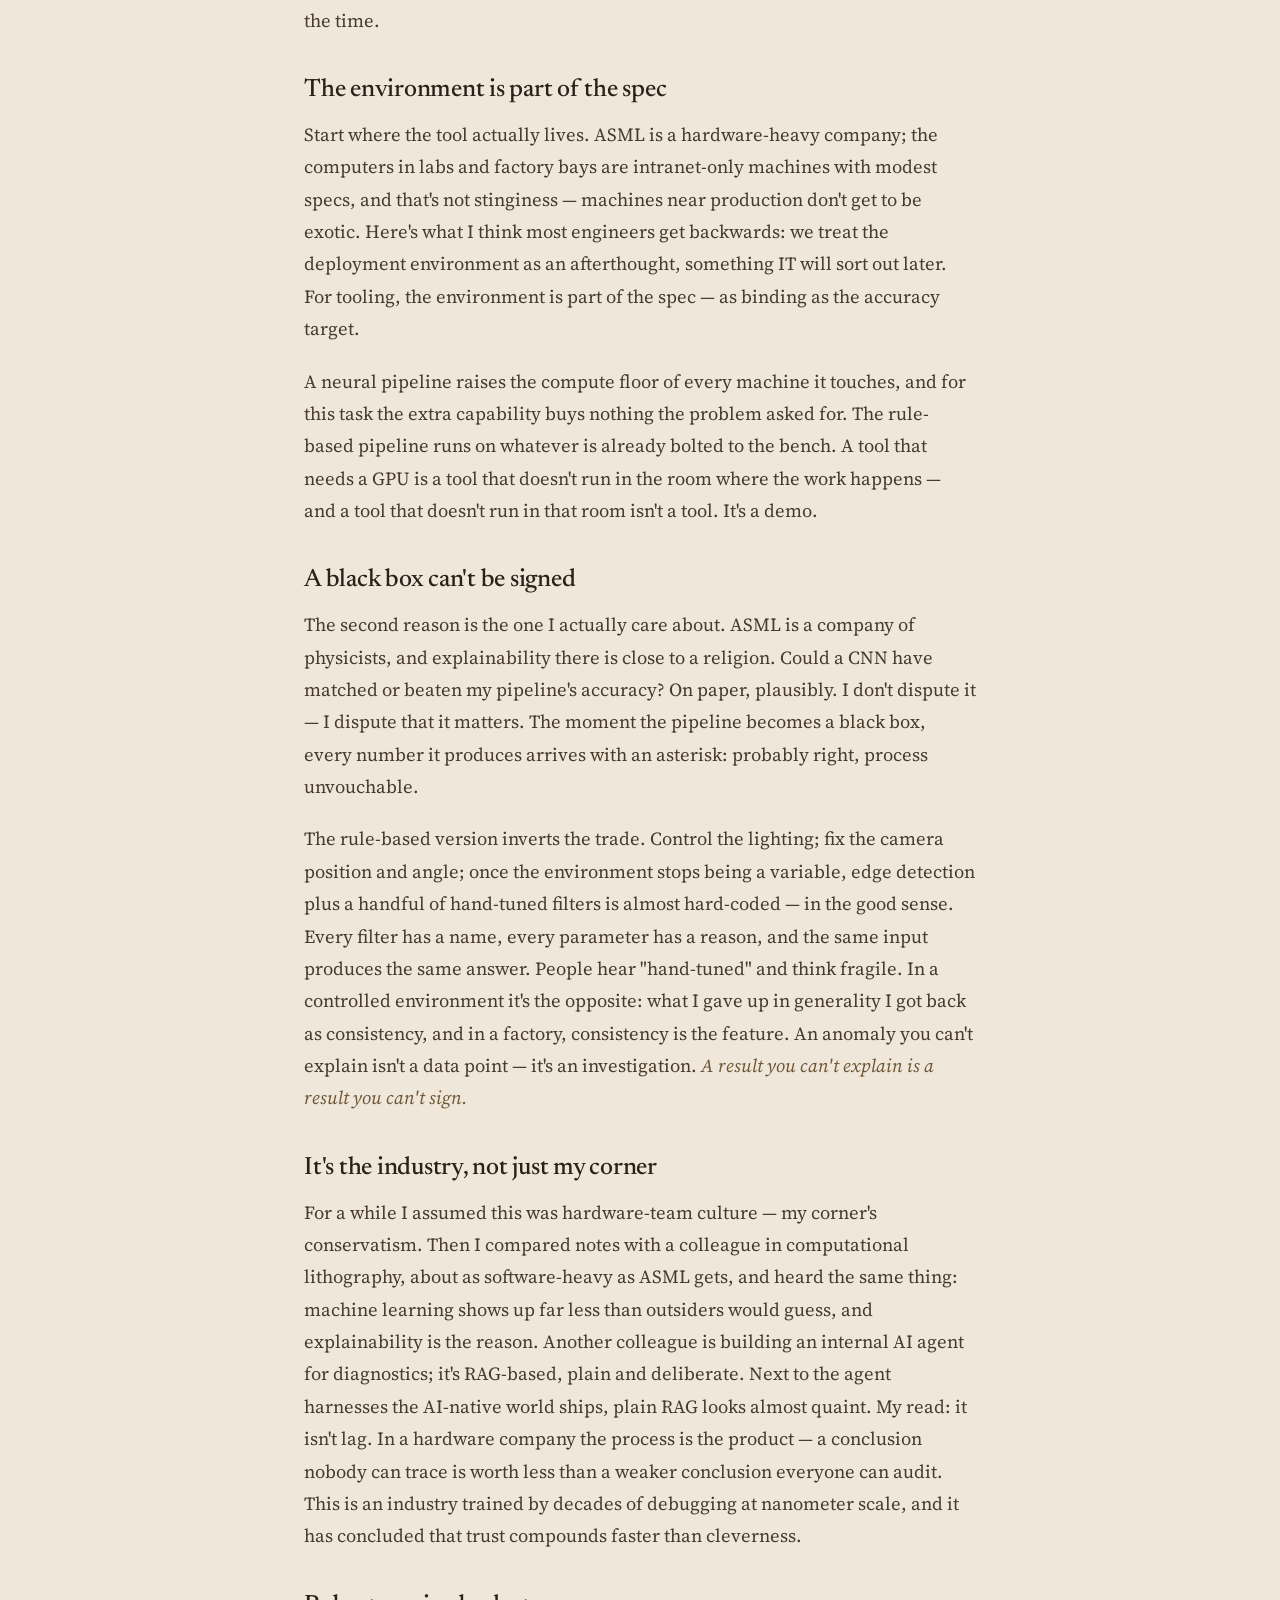
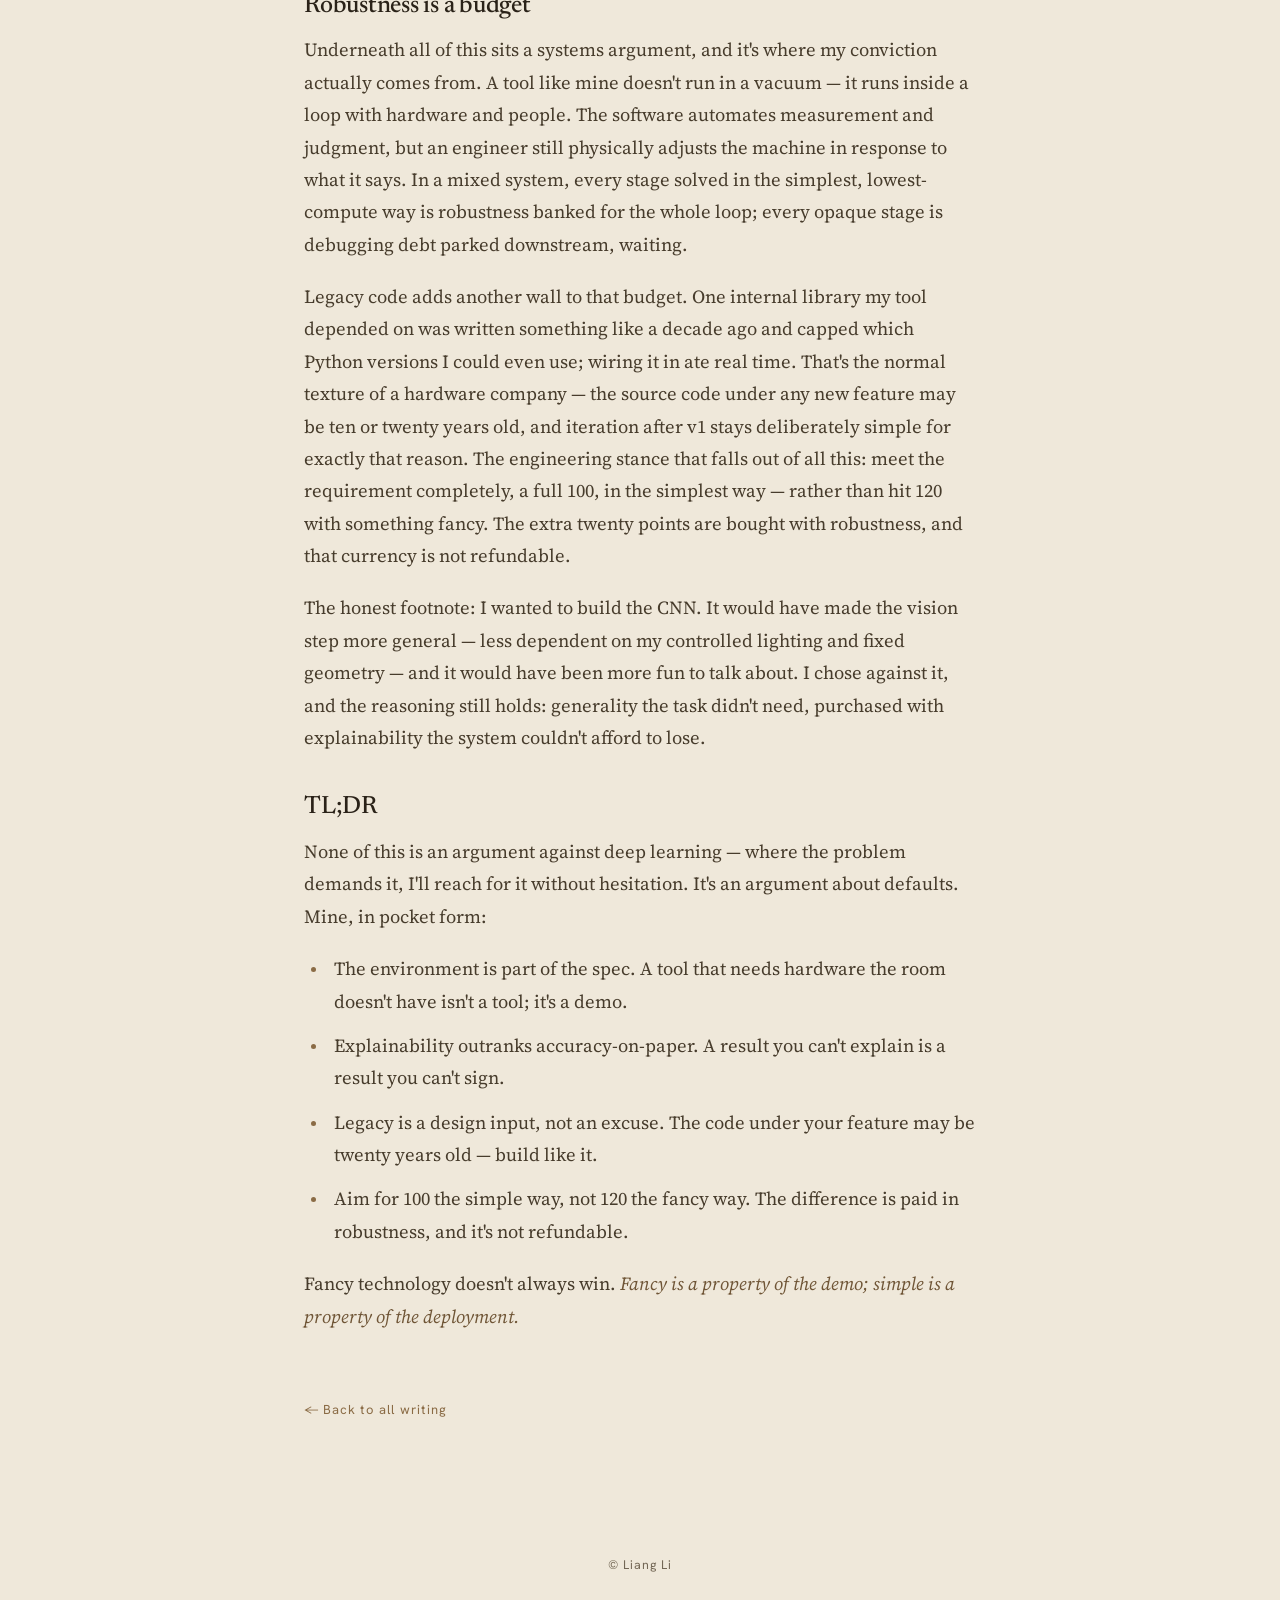
<file: posts/post-no-deep-learning.html>
<!DOCTYPE html>
<html lang="en">
<head>
<meta charset="UTF-8" />
<meta name="viewport" content="width=device-width, initial-scale=1.0" />
<title>Why we didn’t use deep learning — Liang Li</title>
<meta name="description" content="The best-reviewed tool I shipped at ASML contains no neural network. That was the decision — and the reasoning generalizes." />
<link rel="preconnect" href="https://fonts.googleapis.com">
<link rel="preconnect" href="https://fonts.gstatic.com" crossorigin>
<link href="https://fonts.googleapis.com/css2?family=Newsreader:ital,opsz,wght@0,6..72,400..700;1,6..72,400..600&family=Source+Serif+4:ital,opsz,wght@0,8..60,400..700;1,8..60,400..600&family=Hanken+Grotesk:wght@400;500;600;700&display=swap" rel="stylesheet">
<link rel="stylesheet" href="../assets/css/post.css">
</head>
<body>
  <div class="abar">
    <a class="back" href="../writing.html">&larr; All writing</a>
    <a class="brand" href="../index.html">Liang Li</a>
  </div>
  <article class="post-wrap">
    <span class="cat">AI &amp; Robotics</span>
    <h1 class="ptitle">Why we didn’t use deep learning</h1>
    <p class="dek">The best-reviewed tool I ever shipped is, under the hood, almost boring. That was the decision.</p>
    <p class="pdate">July 7, 2026</p>
    <div class="phero"><img alt="Johannes Vermeer, The Lacemaker" src="../assets/img/lacemaker.jpg"></div>
    <div class="content">

<p>When people hear that the most praised tool I shipped at ASML was a computer-vision system for aligning electron guns — a job that used to mean a trained eye, a glowing spot, and a lot of knob-turning — they usually assume the interesting part is the AI. Then I tell them there's no deep learning inside. No CNN, no training pipeline, no GPU. Edge detection, a stack of filters, a physics model. I've watched faces fall in real time.</p>
<p>The tool cut alignment error by an order of magnitude and cycle time by two-thirds, and engineers actually liked using it — for internal tooling, the rarest metric there is. So consider this essay my defense of the boring pipeline: not a compromise I settled for, but the design I'd choose again. The instinct it pushes against — reach for the fanciest tool available — has quietly become the default instinct of the decade, and I think that default is wrong for most tools, most of the time.</p>

<h4>The environment is part of the spec</h4>
<p>Start where the tool actually lives. ASML is a hardware-heavy company; the computers in labs and factory bays are intranet-only machines with modest specs, and that's not stinginess — machines near production don't get to be exotic. Here's what I think most engineers get backwards: we treat the deployment environment as an afterthought, something IT will sort out later. For tooling, the environment is part of the spec — as binding as the accuracy target.</p>
<p>A neural pipeline raises the compute floor of every machine it touches, and for this task the extra capability buys nothing the problem asked for. The rule-based pipeline runs on whatever is already bolted to the bench. A tool that needs a GPU is a tool that doesn't run in the room where the work happens — and a tool that doesn't run in that room isn't a tool. It's a demo.</p>

<h4>A black box can't be signed</h4>
<p>The second reason is the one I actually care about. ASML is a company of physicists, and explainability there is close to a religion. Could a CNN have matched or beaten my pipeline's accuracy? On paper, plausibly. I don't dispute it — I dispute that it matters. The moment the pipeline becomes a black box, every number it produces arrives with an asterisk: probably right, process unvouchable.</p>
<p>The rule-based version inverts the trade. Control the lighting; fix the camera position and angle; once the environment stops being a variable, edge detection plus a handful of hand-tuned filters is almost hard-coded — in the good sense. Every filter has a name, every parameter has a reason, and the same input produces the same answer. People hear "hand-tuned" and think fragile. In a controlled environment it's the opposite: what I gave up in generality I got back as consistency, and in a factory, consistency is the feature. An anomaly you can't explain isn't a data point — it's an investigation. <em>A result you can't explain is a result you can't sign.</em></p>

<h4>It's the industry, not just my corner</h4>
<p>For a while I assumed this was hardware-team culture — my corner's conservatism. Then I compared notes with a colleague in computational lithography, about as software-heavy as ASML gets, and heard the same thing: machine learning shows up far less than outsiders would guess, and explainability is the reason. Another colleague is building an internal AI agent for diagnostics; it's RAG-based, plain and deliberate. Next to the agent harnesses the AI-native world ships, plain RAG looks almost quaint. My read: it isn't lag. In a hardware company the process is the product — a conclusion nobody can trace is worth less than a weaker conclusion everyone can audit. This is an industry trained by decades of debugging at nanometer scale, and it has concluded that trust compounds faster than cleverness.</p>

<h4>Robustness is a budget</h4>
<p>Underneath all of this sits a systems argument, and it's where my conviction actually comes from. A tool like mine doesn't run in a vacuum — it runs inside a loop with hardware and people. The software automates measurement and judgment, but an engineer still physically adjusts the machine in response to what it says. In a mixed system, every stage solved in the simplest, lowest-compute way is robustness banked for the whole loop; every opaque stage is debugging debt parked downstream, waiting.</p>
<p>Legacy code adds another wall to that budget. One internal library my tool depended on was written something like a decade ago and capped which Python versions I could even use; wiring it in ate real time. That's the normal texture of a hardware company — the source code under any new feature may be ten or twenty years old, and iteration after v1 stays deliberately simple for exactly that reason. The engineering stance that falls out of all this: meet the requirement completely, a full 100, in the simplest way — rather than hit 120 with something fancy. The extra twenty points are bought with robustness, and that currency is not refundable.</p>
<p>The honest footnote: I wanted to build the CNN. It would have made the vision step more general — less dependent on my controlled lighting and fixed geometry — and it would have been more fun to talk about. I chose against it, and the reasoning still holds: generality the task didn't need, purchased with explainability the system couldn't afford to lose.</p>

<h4>TL;DR</h4>
<p>None of this is an argument against deep learning — where the problem demands it, I'll reach for it without hesitation. It's an argument about defaults. Mine, in pocket form:</p>
<ul>
<li>The environment is part of the spec. A tool that needs hardware the room doesn't have isn't a tool; it's a demo.</li>
<li>Explainability outranks accuracy-on-paper. A result you can't explain is a result you can't sign.</li>
<li>Legacy is a design input, not an excuse. The code under your feature may be twenty years old — build like it.</li>
<li>Aim for 100 the simple way, not 120 the fancy way. The difference is paid in robustness, and it's not refundable.</li>
</ul>
<p>Fancy technology doesn't always win. <em>Fancy is a property of the demo; simple is a property of the deployment.</em></p>

    </div>
    <a class="pback" href="../writing.html">&larr; Back to all writing</a>
  </article>
  <footer>&copy; Liang Li</footer>
</body>
</html>
</file>
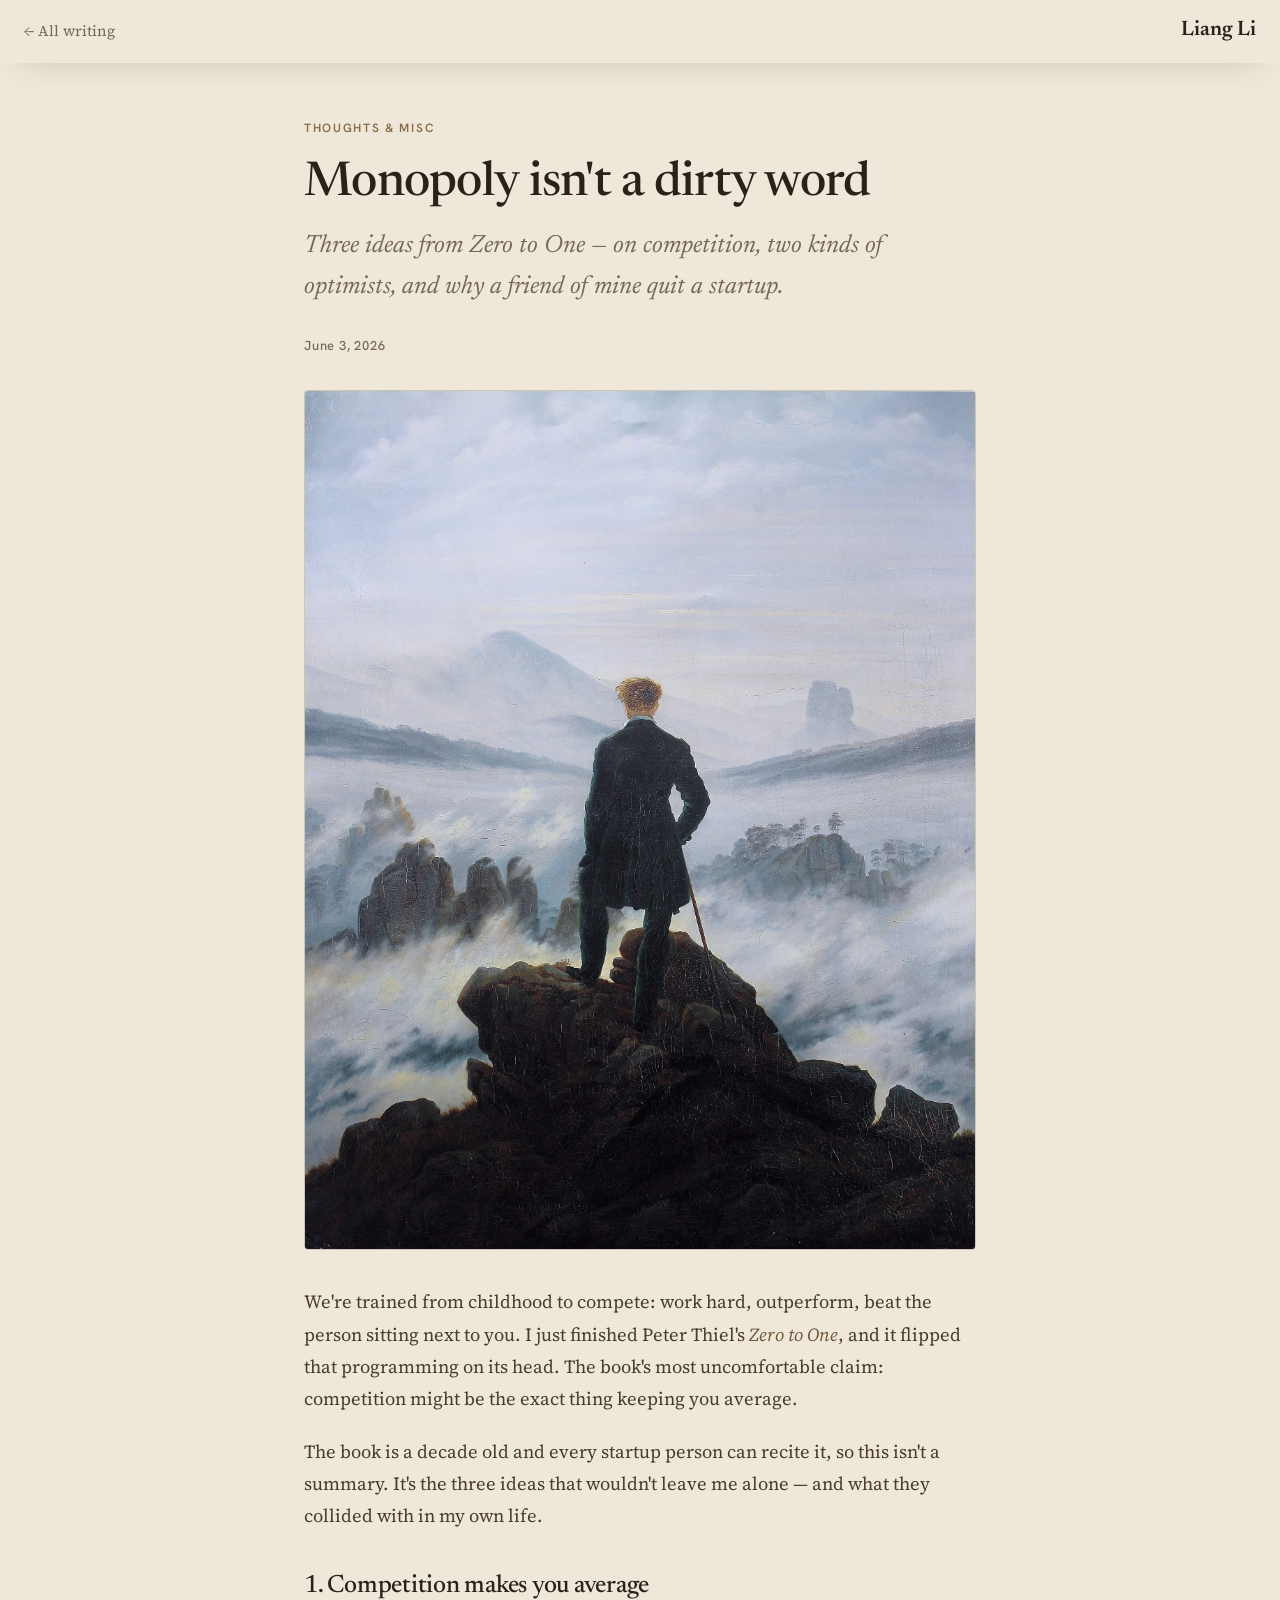
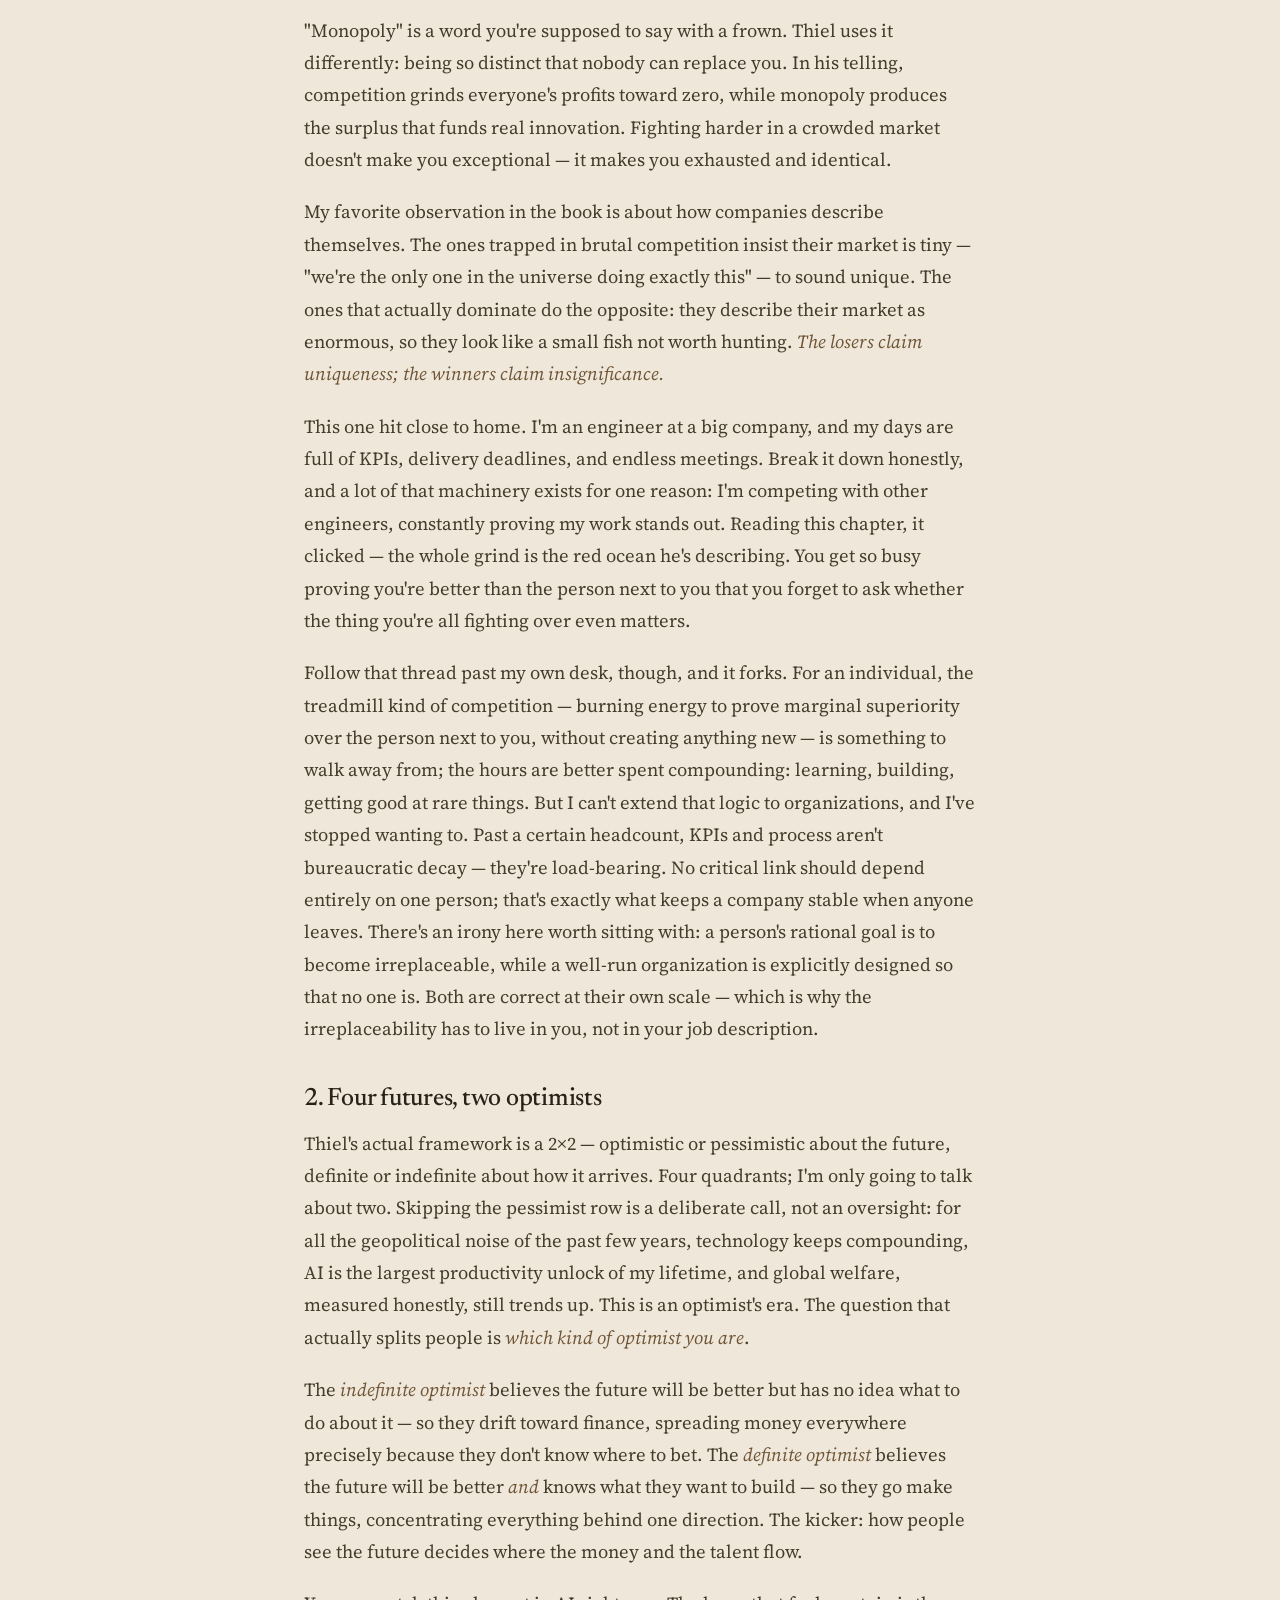
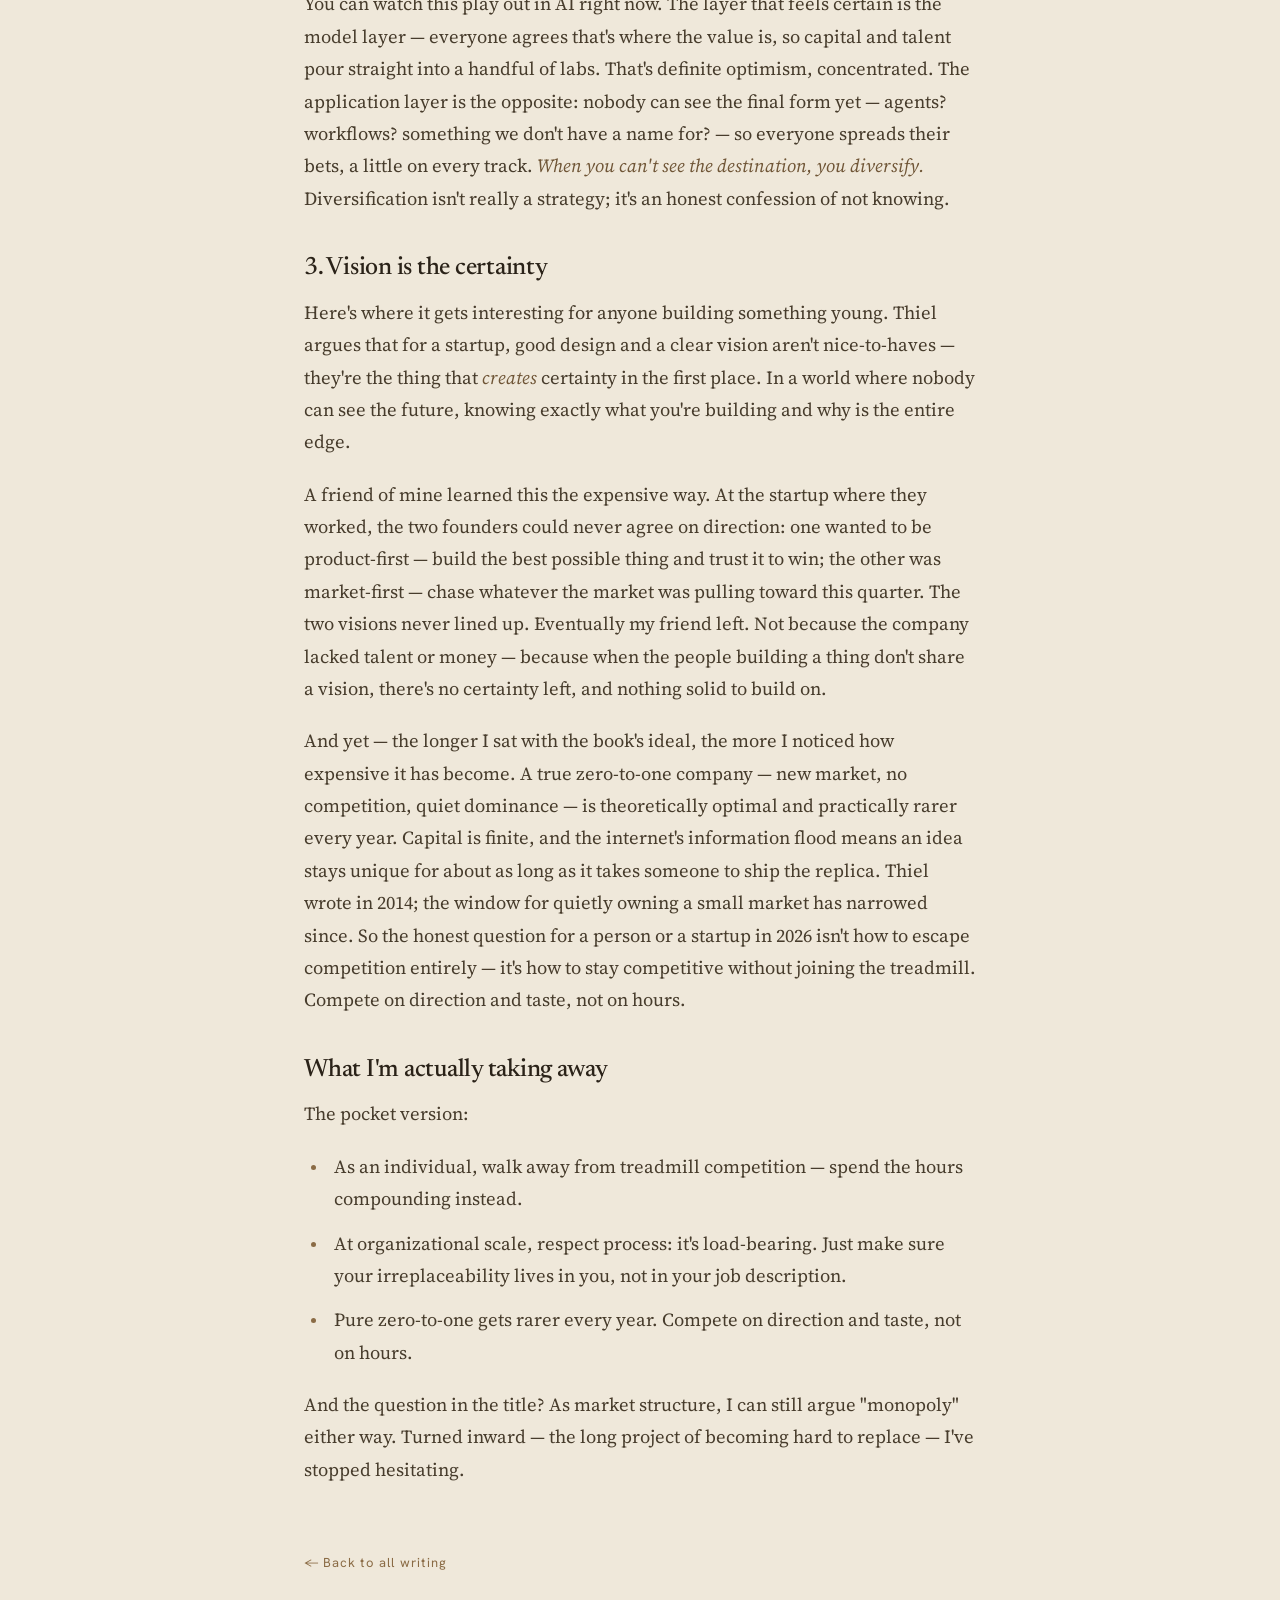
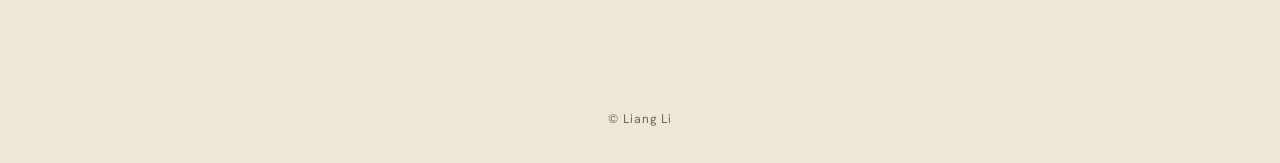
<file: posts/post-zerotoone.html>
<!DOCTYPE html>
<html lang="en">
<head>
<meta charset="UTF-8" />
<meta name="viewport" content="width=device-width, initial-scale=1.0" />
<title>Monopoly isn't a dirty word — Liang Li</title>
<meta name="description" content="Three ideas from Zero to One — on competition, two kinds of optimists, and why a friend of mine quit a startup." />
<link rel="preconnect" href="https://fonts.googleapis.com">
<link rel="preconnect" href="https://fonts.gstatic.com" crossorigin>
<link href="https://fonts.googleapis.com/css2?family=Newsreader:ital,opsz,wght@0,6..72,400..700;1,6..72,400..600&family=Source+Serif+4:ital,opsz,wght@0,8..60,400..700;1,8..60,400..600&family=Hanken+Grotesk:wght@400;500;600;700&display=swap" rel="stylesheet">
<link rel="stylesheet" href="../assets/css/post.css">
</head>
<body>
  <div class="abar">
    <a class="back" href="../writing.html">&larr; All writing</a>
    <a class="brand" href="../index.html">Liang Li</a>
  </div>
  <article class="post-wrap">
    <span class="cat">Thoughts &amp; Misc</span>
    <h1 class="ptitle">Monopoly isn't a dirty word</h1>
    <p class="dek">Three ideas from <em>Zero to One</em> — on competition, two kinds of optimists, and why a friend of mine quit a startup.</p>
    <p class="pdate">June 3, 2026</p>
    <div class="phero"><img alt="Caspar David Friedrich, Wanderer above the Sea of Fog" src="../assets/img/wanderer.jpg"></div>
    <div class="content">

<p>We're trained from childhood to compete: work hard, outperform, beat the person sitting next to you. I just finished Peter Thiel's <em>Zero to One</em>, and it flipped that programming on its head. The book's most uncomfortable claim: competition might be the exact thing keeping you average.</p>

<p>The book is a decade old and every startup person can recite it, so this isn't a summary. It's the three ideas that wouldn't leave me alone — and what they collided with in my own life.</p>

<h4>1. Competition makes you average</h4>
<p>"Monopoly" is a word you're supposed to say with a frown. Thiel uses it differently: being so distinct that nobody can replace you. In his telling, competition grinds everyone's profits toward zero, while monopoly produces the surplus that funds real innovation. Fighting harder in a crowded market doesn't make you exceptional — it makes you exhausted and identical.</p>
<p>My favorite observation in the book is about how companies describe themselves. The ones trapped in brutal competition insist their market is tiny — "we're the only one in the universe doing exactly this" — to sound unique. The ones that actually dominate do the opposite: they describe their market as enormous, so they look like a small fish not worth hunting. <em>The losers claim uniqueness; the winners claim insignificance.</em></p>
<p>This one hit close to home. I'm an engineer at a big company, and my days are full of KPIs, delivery deadlines, and endless meetings. Break it down honestly, and a lot of that machinery exists for one reason: I'm competing with other engineers, constantly proving my work stands out. Reading this chapter, it clicked — the whole grind is the red ocean he's describing. You get so busy proving you're better than the person next to you that you forget to ask whether the thing you're all fighting over even matters.</p>

<p>Follow that thread past my own desk, though, and it forks. For an individual, the treadmill kind of competition — burning energy to prove marginal superiority over the person next to you, without creating anything new — is something to walk away from; the hours are better spent compounding: learning, building, getting good at rare things. But I can't extend that logic to organizations, and I've stopped wanting to. Past a certain headcount, KPIs and process aren't bureaucratic decay — they're load-bearing. No critical link should depend entirely on one person; that's exactly what keeps a company stable when anyone leaves. There's an irony here worth sitting with: a person's rational goal is to become irreplaceable, while a well-run organization is explicitly designed so that no one is. Both are correct at their own scale — which is why the irreplaceability has to live in you, not in your job description.</p>

<h4>2. Four futures, two optimists</h4>
<p>Thiel's actual framework is a 2&times;2 — optimistic or pessimistic about the future, definite or indefinite about how it arrives. Four quadrants; I'm only going to talk about two. Skipping the pessimist row is a deliberate call, not an oversight: for all the geopolitical noise of the past few years, technology keeps compounding, AI is the largest productivity unlock of my lifetime, and global welfare, measured honestly, still trends up. This is an optimist's era. The question that actually splits people is <em>which kind of optimist you are</em>.</p>
<p>The <em>indefinite optimist</em> believes the future will be better but has no idea what to do about it — so they drift toward finance, spreading money everywhere precisely because they don't know where to bet. The <em>definite optimist</em> believes the future will be better <em>and</em> knows what they want to build — so they go make things, concentrating everything behind one direction. The kicker: how people see the future decides where the money and the talent flow.</p>
<p>You can watch this play out in AI right now. The layer that feels certain is the model layer — everyone agrees that's where the value is, so capital and talent pour straight into a handful of labs. That's definite optimism, concentrated. The application layer is the opposite: nobody can see the final form yet — agents? workflows? something we don't have a name for? — so everyone spreads their bets, a little on every track. <em>When you can't see the destination, you diversify.</em> Diversification isn't really a strategy; it's an honest confession of not knowing.</p>

<h4>3. Vision is the certainty</h4>
<p>Here's where it gets interesting for anyone building something young. Thiel argues that for a startup, good design and a clear vision aren't nice-to-haves — they're the thing that <em>creates</em> certainty in the first place. In a world where nobody can see the future, knowing exactly what you're building and why is the entire edge.</p>
<p>A friend of mine learned this the expensive way. At the startup where they worked, the two founders could never agree on direction: one wanted to be product-first — build the best possible thing and trust it to win; the other was market-first — chase whatever the market was pulling toward this quarter. The two visions never lined up. Eventually my friend left. Not because the company lacked talent or money — because when the people building a thing don't share a vision, there's no certainty left, and nothing solid to build on.</p>

<p>And yet — the longer I sat with the book's ideal, the more I noticed how expensive it has become. A true zero-to-one company — new market, no competition, quiet dominance — is theoretically optimal and practically rarer every year. Capital is finite, and the internet's information flood means an idea stays unique for about as long as it takes someone to ship the replica. Thiel wrote in 2014; the window for quietly owning a small market has narrowed since. So the honest question for a person or a startup in 2026 isn't how to escape competition entirely — it's how to stay competitive without joining the treadmill. Compete on direction and taste, not on hours.</p>

<h4>What I'm actually taking away</h4>
<p>The pocket version:</p>
<ul>
<li>As an individual, walk away from treadmill competition — spend the hours compounding instead.</li>
<li>At organizational scale, respect process: it's load-bearing. Just make sure your irreplaceability lives in you, not in your job description.</li>
<li>Pure zero-to-one gets rarer every year. Compete on direction and taste, not on hours.</li>
</ul>
<p>And the question in the title? As market structure, I can still argue "monopoly" either way. Turned inward — the long project of becoming hard to replace — I've stopped hesitating.</p>

    </div>
    <a class="pback" href="../writing.html">&larr; Back to all writing</a>
  </article>
  <footer>&copy; Liang Li</footer>
</body>
</html>
</file>
<file: assets/css/post.css>
:root{--cream:#efe8da;--cream2:#f4efe4;--ink:#2a2218;--ink-soft:#473c2c;--muted:#736755;--brown:#8a6b45;--brown-deep:#6f5536;--line:rgba(52,40,24,.18);
    --serif:"Newsreader",Georgia,serif;--body:"Source Serif 4",Georgia,serif;--sans:"Hanken Grotesk",system-ui,sans-serif}
  *{box-sizing:border-box;margin:0;padding:0}
  body{font-family:var(--body);background:var(--cream);color:var(--ink);line-height:1.65;-webkit-font-smoothing:antialiased}
  a{color:inherit;text-decoration:none} img{display:block;max-width:100%}
  .abar{position:sticky;top:0;z-index:20;background:rgba(239,232,218,.9);backdrop-filter:blur(8px);box-shadow:0 14px 34px -24px rgba(46,34,18,.4);padding:14px 24px;display:flex;align-items:center;justify-content:space-between}
  .abar .brand{font-family:var(--serif);font-weight:600;font-size:21px}
  .back{font-size:15px;color:var(--muted)} .back:hover{color:var(--ink)}
  .post-wrap{max-width:720px;margin:0 auto;padding:56px 24px 40px}
  .cat{font-family:var(--sans);font-weight:600;font-size:12px;letter-spacing:.14em;color:var(--brown);text-transform:uppercase;display:block;margin-bottom:20px}
  .ptitle{font-family:var(--serif);font-weight:500;font-size:clamp(30px,4.6vw,48px);line-height:1.12;letter-spacing:-.015em}
  .dek{font-family:var(--serif);font-style:italic;font-size:clamp(19px,2.5vw,25px);color:var(--muted);margin-top:14px}
  .pdate{font-family:var(--sans);font-weight:500;font-size:13px;letter-spacing:.06em;color:var(--muted);margin:26px 0 34px}
  .phero{margin:0 0 36px;border:1px solid var(--line);overflow:hidden;border-radius:4px}
  .content{font-size:18.5px;line-height:1.75;color:var(--ink-soft)}
  .content p{margin-bottom:20px}
  .content ol,.content ul{margin:0 0 20px 24px}
  .content li{margin-bottom:12px;padding-left:6px}
  .content li::marker{font-family:var(--sans);font-weight:600;font-size:15px;color:var(--brown)}
  .content h4{font-family:var(--serif);font-size:25px;font-weight:500;color:var(--ink);margin:32px 0 6px;letter-spacing:-.01em}
  .content em{color:var(--brown-deep);font-style:italic}
  .pback{display:inline-block;margin-top:46px;font-family:var(--sans);font-size:13px;letter-spacing:.08em;color:var(--brown)} .pback:hover{color:var(--ink)}
  footer{margin-top:60px;padding:34px 24px;text-align:center;color:var(--muted);font-size:12.5px;font-family:var(--sans);letter-spacing:.08em}
  @media(max-width:680px){.post-wrap{padding:40px 20px 30px}.content{font-size:18px}}
  a:focus-visible{outline:2px solid var(--brown);outline-offset:3px}

  /* figures (charts / inline SVG) */
  .pfig{margin:30px 0 34px;border:1px solid var(--line);border-radius:4px;background:var(--cream2);padding:26px 26px 18px}
  .pfig svg{width:100%;height:auto;display:block}
  .figcap{font-family:var(--sans);font-weight:500;font-size:12.5px;letter-spacing:.03em;color:var(--muted);margin-top:14px;text-align:center}
</file>
